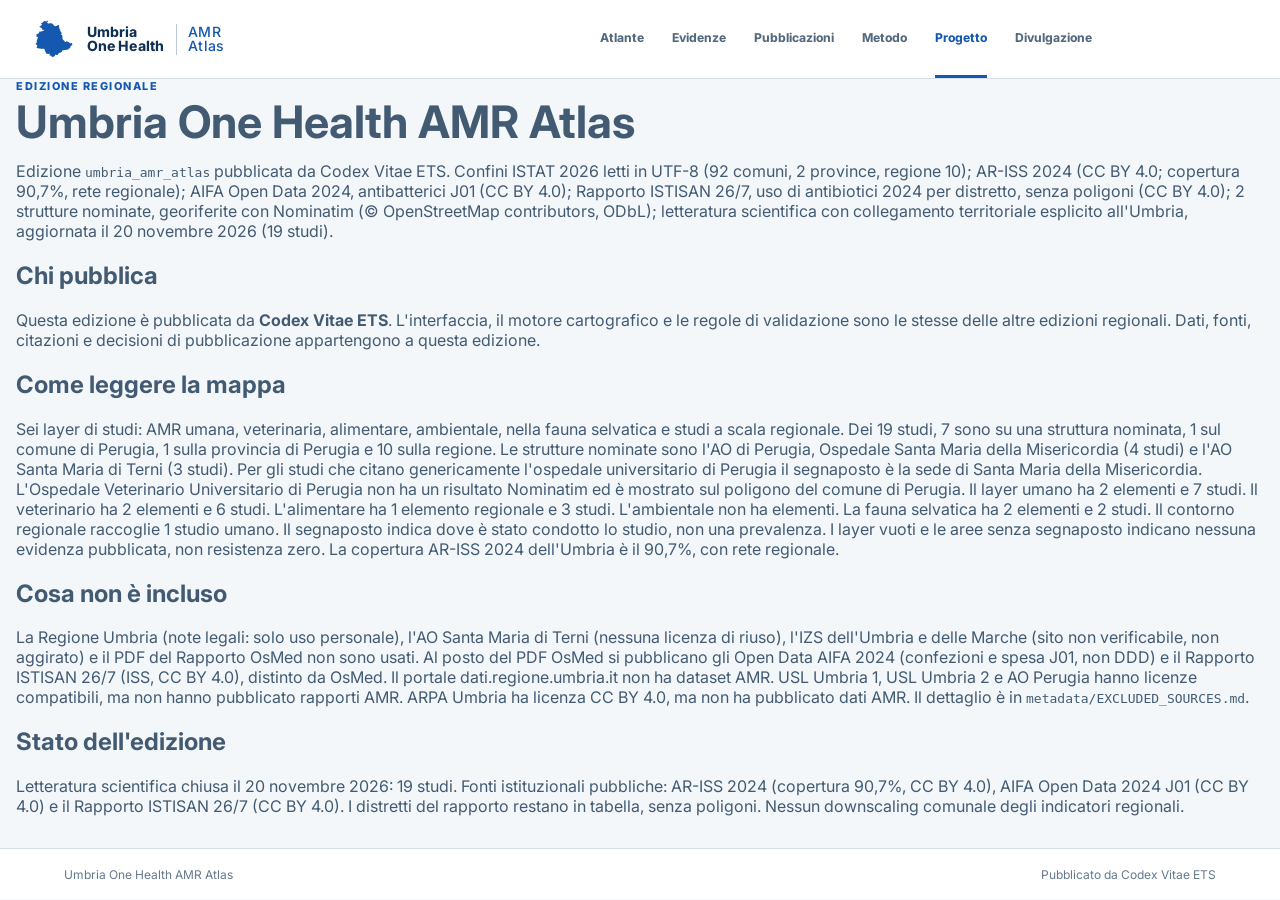
<file: about.html>
<!doctype html>
<html lang="it">
<head>
  <meta charset="utf-8"><meta name="author" content="Codex Vitae ETS">
  <meta name="viewport" content="width=device-width, initial-scale=1">
  <title>Progetto · Umbria One Health AMR Atlas</title>
  <link rel="icon" href="data:,">
  <link rel="stylesheet" href="assets/styles.css">
  <link rel="stylesheet" href="assets/regional-base.css">
</head>
<body class="evidence-page">
  <header class="global-site-header">
    <div class="global-header-inner">
      <a class="global-brand" href="index.html" aria-label="Umbria One Health AMR Atlas"><span class="brand-code brand-code-icon" style="--brand-icon:url('public/brand/umbria-region-mark.svg')" aria-hidden="true">UMB</span><span class="global-brand-name">Umbria<br>One Health</span><span class="global-brand-divider" aria-hidden="true"></span><span class="global-brand-atlas">AMR<br>Atlas</span></a>
      <nav class="global-nav" aria-label="Navigazione principale"><a href="index.html">Atlante</a><a href="evidence.html">Evidenze</a><a href="publications.html">Pubblicazioni</a><a href="methodology.html">Metodo</a><a class="active" href="about.html">Progetto</a><a href="dissemination.html">Divulgazione</a></nav>
    </div>
  </header>
  <main class="about-shell"><header class="about-hero"><p class="section-kicker">EDIZIONE REGIONALE</p><h1>Umbria One Health AMR Atlas</h1><p>Edizione <code>umbria_amr_atlas</code> pubblicata da Codex Vitae ETS. Confini ISTAT 2026 letti in UTF-8 (92 comuni, 2 province, regione 10); AR-ISS 2024 (CC BY 4.0; copertura 90,7%, rete regionale); AIFA Open Data 2024, antibatterici J01 (CC BY 4.0); Rapporto ISTISAN 26/7, uso di antibiotici 2024 per distretto, senza poligoni (CC BY 4.0); 2 strutture nominate, georiferite con Nominatim (© OpenStreetMap contributors, ODbL); letteratura scientifica con collegamento territoriale esplicito all'Umbria, aggiornata il 20 novembre 2026 (19 studi).</p></header><section class="about-section"><h2>Chi pubblica</h2><p>Questa edizione è pubblicata da <strong>Codex Vitae ETS</strong>. L'interfaccia, il motore cartografico e le regole di validazione sono le stesse delle altre edizioni regionali. Dati, fonti, citazioni e decisioni di pubblicazione appartengono a questa edizione.</p></section><section class="about-section"><h2>Come leggere la mappa</h2><p>Sei layer di studi: AMR umana, veterinaria, alimentare, ambientale, nella fauna selvatica e studi a scala regionale. Dei 19 studi, 7 sono su una struttura nominata, 1 sul comune di Perugia, 1 sulla provincia di Perugia e 10 sulla regione. Le strutture nominate sono l'AO di Perugia, Ospedale Santa Maria della Misericordia (4 studi) e l'AO Santa Maria di Terni (3 studi). Per gli studi che citano genericamente l'ospedale universitario di Perugia il segnaposto è la sede di Santa Maria della Misericordia. L'Ospedale Veterinario Universitario di Perugia non ha un risultato Nominatim ed è mostrato sul poligono del comune di Perugia. Il layer umano ha 2 elementi e 7 studi. Il veterinario ha 2 elementi e 6 studi. L'alimentare ha 1 elemento regionale e 3 studi. L'ambientale non ha elementi. La fauna selvatica ha 2 elementi e 2 studi. Il contorno regionale raccoglie 1 studio umano. Il segnaposto indica dove è stato condotto lo studio, non una prevalenza. I layer vuoti e le aree senza segnaposto indicano nessuna evidenza pubblicata, non resistenza zero. La copertura AR-ISS 2024 dell'Umbria è il 90,7%, con rete regionale.</p></section><section class="about-section"><h2>Cosa non è incluso</h2><p>La Regione Umbria (note legali: solo uso personale), l'AO Santa Maria di Terni (nessuna licenza di riuso), l'IZS dell'Umbria e delle Marche (sito non verificabile, non aggirato) e il PDF del Rapporto OsMed non sono usati. Al posto del PDF OsMed si pubblicano gli Open Data AIFA 2024 (confezioni e spesa J01, non DDD) e il Rapporto ISTISAN 26/7 (ISS, CC BY 4.0), distinto da OsMed. Il portale dati.regione.umbria.it non ha dataset AMR. USL Umbria 1, USL Umbria 2 e AO Perugia hanno licenze compatibili, ma non hanno pubblicato rapporti AMR. ARPA Umbria ha licenza CC BY 4.0, ma non ha pubblicato dati AMR. Il dettaglio è in <code>metadata/EXCLUDED_SOURCES.md</code>.</p></section><section class="about-section"><h2>Stato dell'edizione</h2><p>Letteratura scientifica chiusa il 20 novembre 2026: 19 studi. Fonti istituzionali pubbliche: AR-ISS 2024 (copertura 90,7%, CC BY 4.0), AIFA Open Data 2024 J01 (CC BY 4.0) e il Rapporto ISTISAN 26/7 (CC BY 4.0). I distretti del rapporto restano in tabella, senza poligoni. Nessun downscaling comunale degli indicatori regionali.</p></section></main>
  <footer><span>Umbria One Health AMR Atlas</span><span>Pubblicato da Codex Vitae ETS</span></footer>
  <script src="atlas-config.js"></script><script src="assets/atlas-core.js"></script>
  <script data-goatcounter="https://atlanteamr.goatcounter.com/count" async src="//gc.zgo.at/count.js"></script>
</body>
</html>
</file>
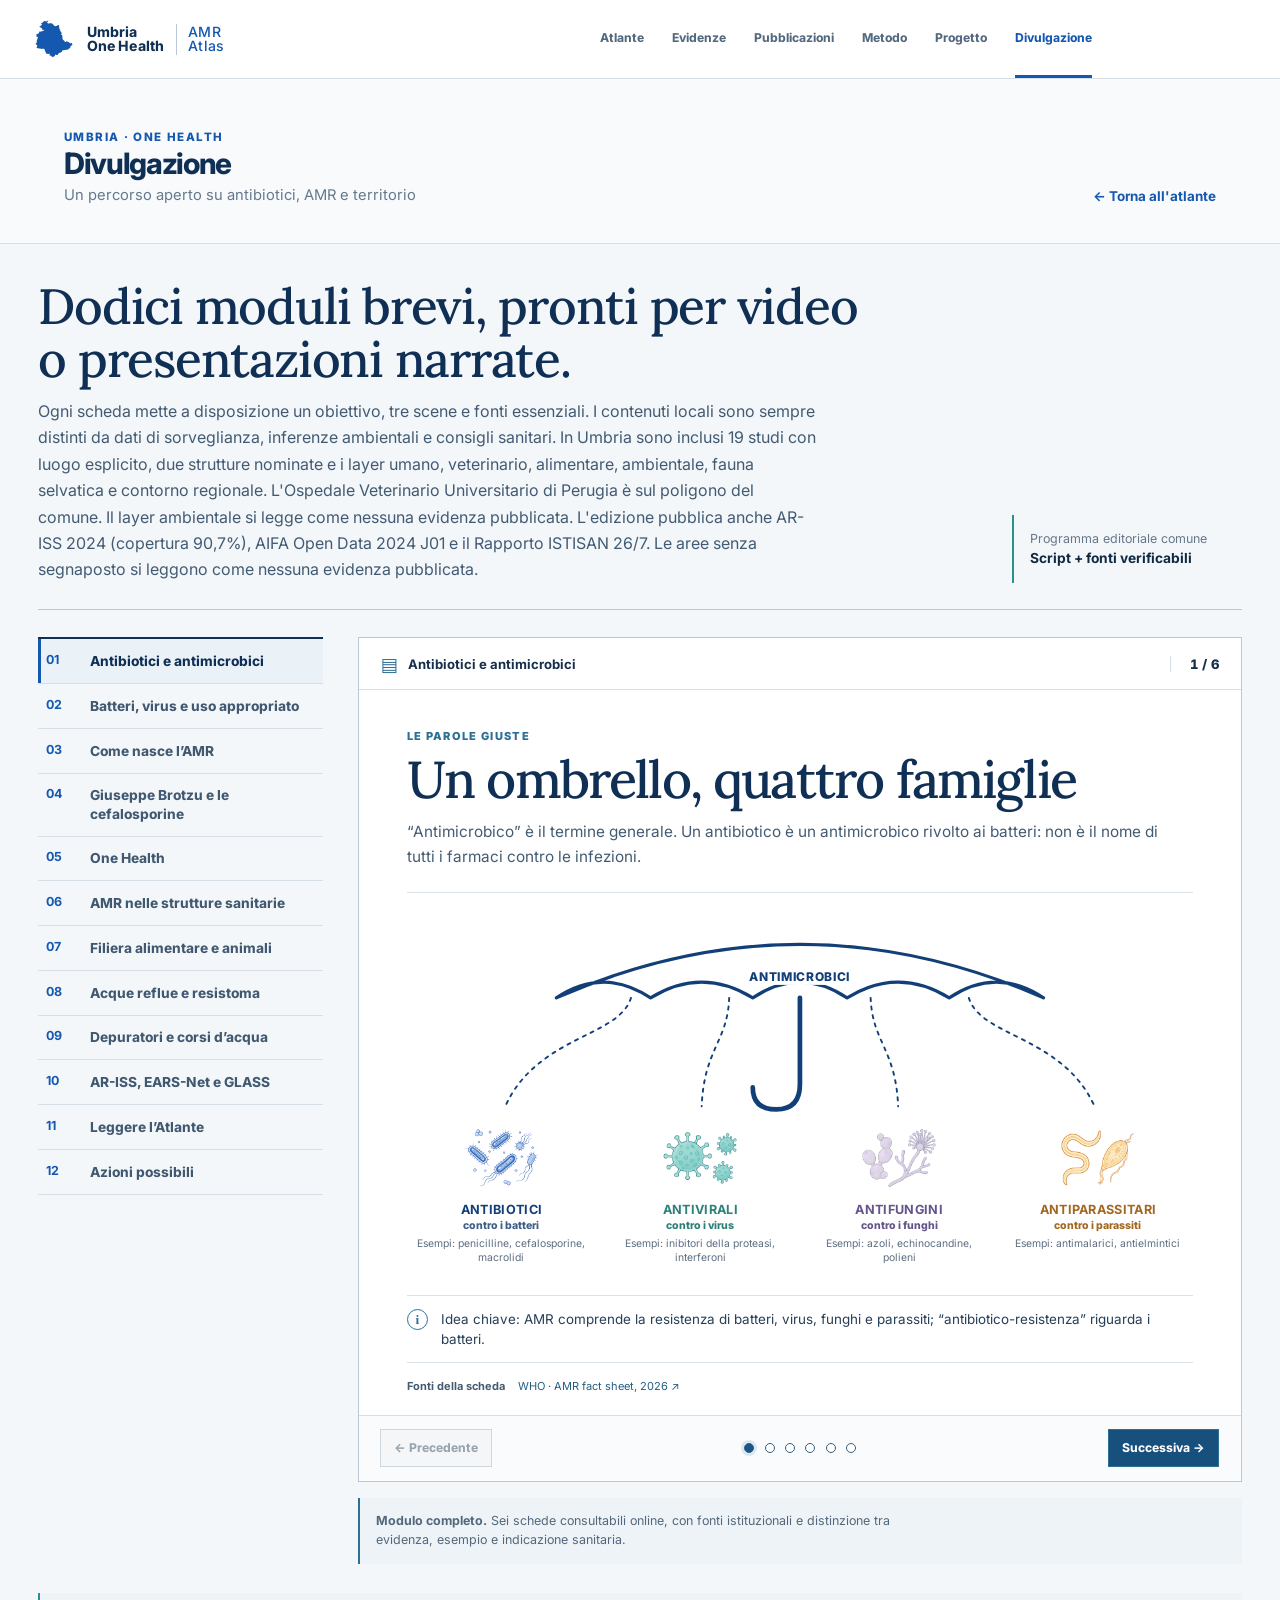
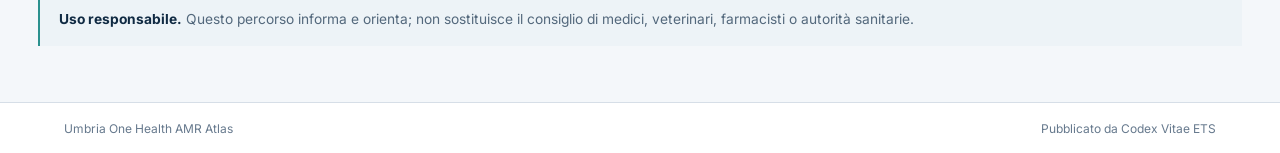
<file: dissemination.html>
<!doctype html>
<html lang="it">
<head>
  <meta charset="utf-8"><meta name="author" content="Codex Vitae ETS">
  <meta name="viewport" content="width=device-width, initial-scale=1">
  <title>Divulgazione · Umbria One Health AMR Atlas</title>
  <link rel="icon" href="data:,">
  <link rel="stylesheet" href="assets/styles.css">
  <link rel="stylesheet" href="assets/regional-base.css">
  <script defer src="assets/outreach-module-one.js"></script>
  <script defer src="assets/outreach-module-two.js"></script>
  <script defer src="assets/outreach-modules-three-twelve.js"></script>
  <script defer src="assets/dissemination.js"></script>
</head>
<body class="evidence-page outreach-page">
  <header class="global-site-header">
    <div class="global-header-inner">
      <a class="global-brand" href="index.html" aria-label="Umbria One Health AMR Atlas"><span class="brand-code brand-code-icon" style="--brand-icon:url('public/brand/umbria-region-mark.svg')" aria-hidden="true">UMB</span><span class="global-brand-name">Umbria<br>One Health</span><span class="global-brand-divider" aria-hidden="true"></span><span class="global-brand-atlas">AMR<br>Atlas</span></a>
      <nav class="global-nav" aria-label="Navigazione principale"><a href="index.html">Atlante</a><a href="evidence.html">Evidenze</a><a href="publications.html">Pubblicazioni</a><a href="methodology.html">Metodo</a><a href="about.html">Progetto</a><a class="active" href="dissemination.html">Divulgazione</a></nav>
    </div>
  </header>
  <header class="site-header"><div><p class="eyebrow">Umbria · One Health</p><h1>Divulgazione</h1><p class="subtitle">Un percorso aperto su antibiotici, AMR e territorio</p></div><a class="header-back" href="index.html">← Torna all'atlante</a></header><main class="outreach-shell"><section class="outreach-intro"><div><h2>Dodici moduli brevi, pronti per video o presentazioni narrate.</h2><p>Ogni scheda mette a disposizione un obiettivo, tre scene e fonti essenziali. I contenuti locali sono sempre distinti da dati di sorveglianza, inferenze ambientali e consigli sanitari. In Umbria sono inclusi 19 studi con luogo esplicito, due strutture nominate e i layer umano, veterinario, alimentare, ambientale, fauna selvatica e contorno regionale. L'Ospedale Veterinario Universitario di Perugia è sul poligono del comune. Il layer ambientale si legge come nessuna evidenza pubblicata. L'edizione pubblica anche AR-ISS 2024 (copertura 90,7%), AIFA Open Data 2024 J01 e il Rapporto ISTISAN 26/7. Le aree senza segnaposto si leggono come nessuna evidenza pubblicata.</p></div><p class="outreach-status">Programma editoriale comune<br><strong>Script + fonti verificabili</strong></p></section><section class="outreach-workspace" aria-label="Percorso divulgativo"><aside id="outreach-index" class="outreach-index" aria-label="Indice dei moduli"></aside><article id="outreach-detail" class="outreach-detail" aria-live="polite"></article></section><section class="outreach-footnote"><strong>Uso responsabile.</strong> Questo percorso informa e orienta; non sostituisce il consiglio di medici, veterinari, farmacisti o autorità sanitarie.</section></main>
  <footer><span>Umbria One Health AMR Atlas</span><span>Pubblicato da Codex Vitae ETS</span></footer>
  <script data-goatcounter="https://atlanteamr.goatcounter.com/count" async src="//gc.zgo.at/count.js"></script>
</body>
</html>
</file>
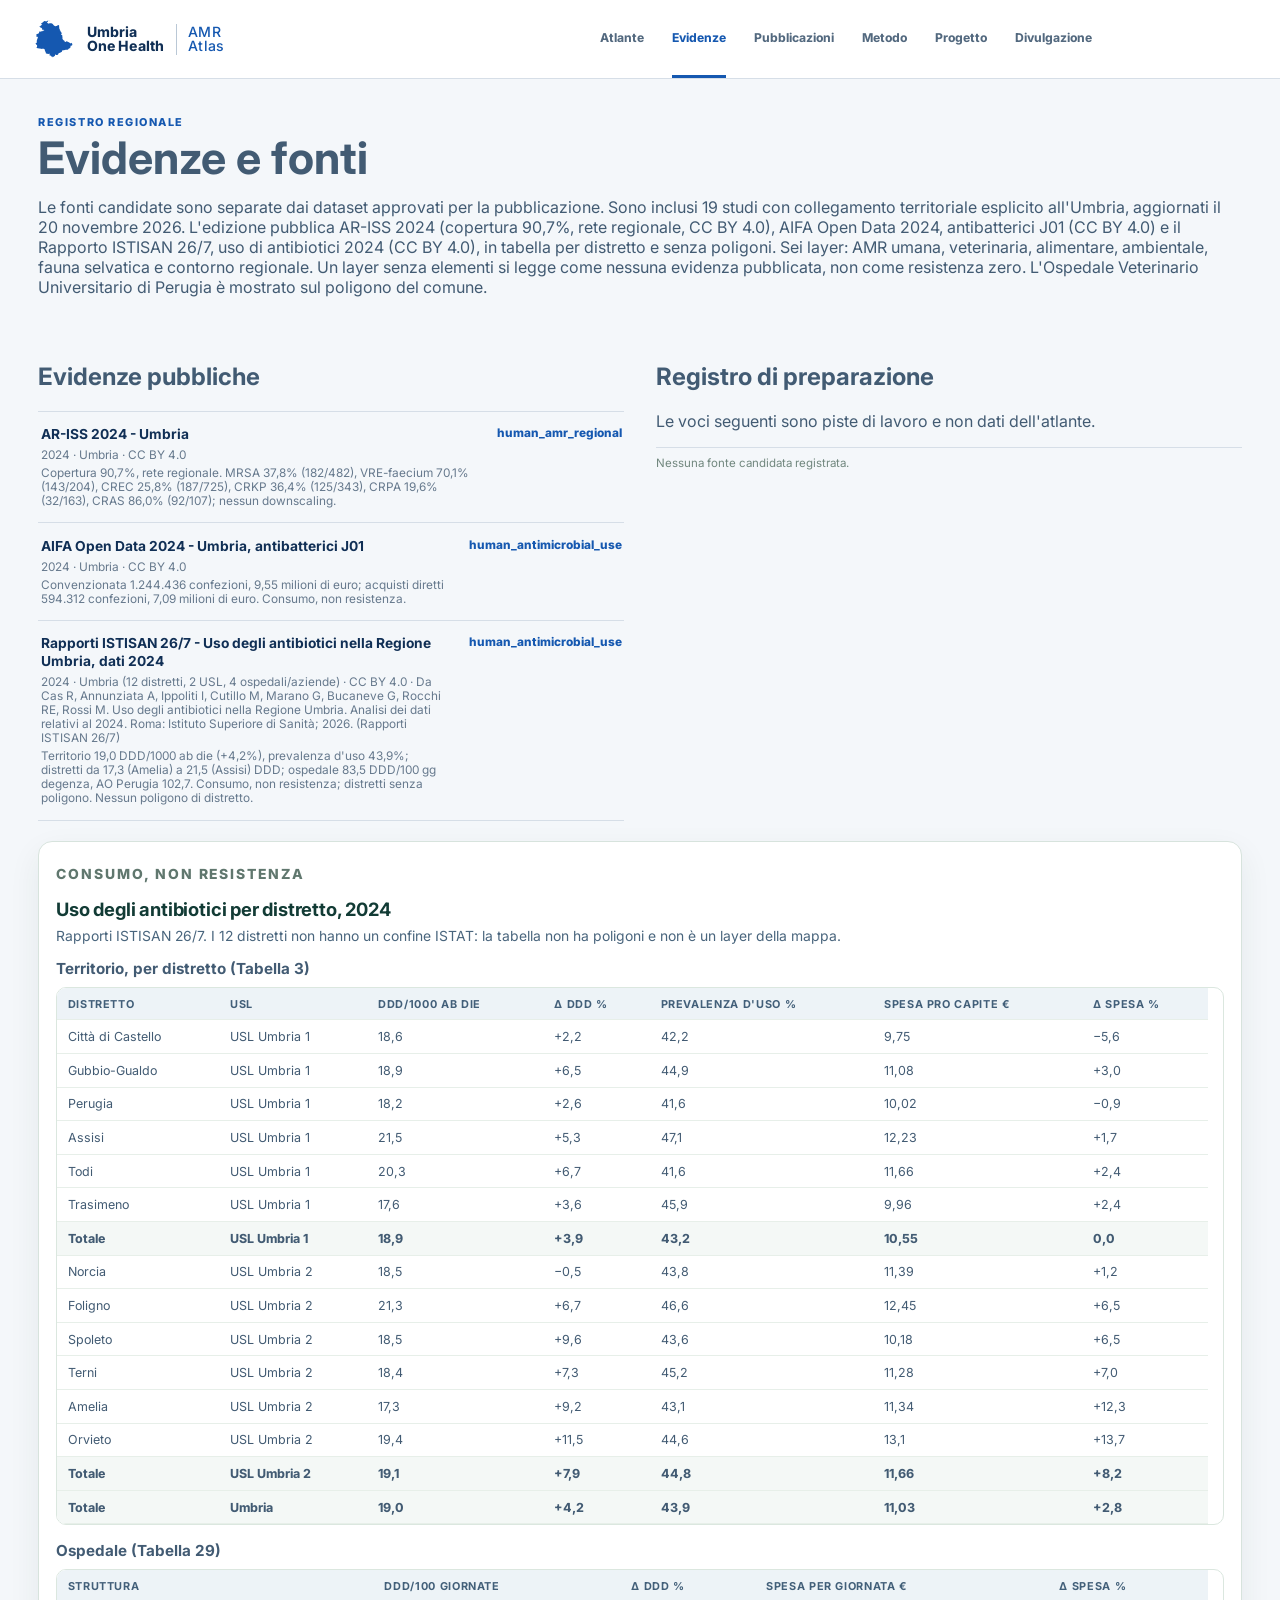
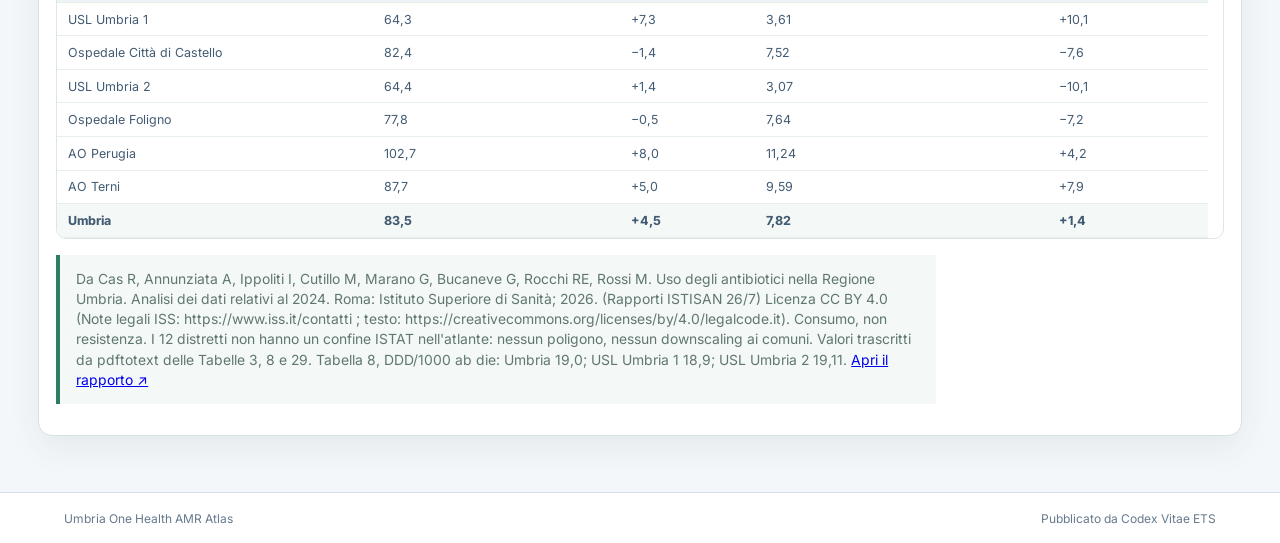
<file: evidence.html>
<!doctype html>
<html lang="it">
<head>
  <meta charset="utf-8"><meta name="author" content="Codex Vitae ETS">
  <meta name="viewport" content="width=device-width, initial-scale=1">
  <title>Evidenze · Umbria One Health AMR Atlas</title>
  <link rel="icon" href="data:,">
  <link rel="stylesheet" href="assets/styles.css">
  <link rel="stylesheet" href="assets/regional-base.css">
</head>
<body class="evidence-page">
  <header class="global-site-header">
    <div class="global-header-inner">
      <a class="global-brand" href="index.html" aria-label="Umbria One Health AMR Atlas"><span class="brand-code brand-code-icon" style="--brand-icon:url('public/brand/umbria-region-mark.svg')" aria-hidden="true">UMB</span><span class="global-brand-name">Umbria<br>One Health</span><span class="global-brand-divider" aria-hidden="true"></span><span class="global-brand-atlas">AMR<br>Atlas</span></a>
      <nav class="global-nav" aria-label="Navigazione principale"><a href="index.html">Atlante</a><a class="active" href="evidence.html">Evidenze</a><a href="publications.html">Pubblicazioni</a><a href="methodology.html">Metodo</a><a href="about.html">Progetto</a><a href="dissemination.html">Divulgazione</a></nav>
    </div>
  </header>
  <main class="evidence-shell"><header class="evidence-hero"><p class="section-kicker">REGISTRO REGIONALE</p><h1>Evidenze e fonti</h1><p>Le fonti candidate sono separate dai dataset approvati per la pubblicazione. Sono inclusi 19 studi con collegamento territoriale esplicito all'Umbria, aggiornati il 20 novembre 2026. L'edizione pubblica AR-ISS 2024 (copertura 90,7%, rete regionale, CC BY 4.0), AIFA Open Data 2024, antibatterici J01 (CC BY 4.0) e il Rapporto ISTISAN 26/7, uso di antibiotici 2024 (CC BY 4.0), in tabella per distretto e senza poligoni. Sei layer: AMR umana, veterinaria, alimentare, ambientale, fauna selvatica e contorno regionale. Un layer senza elementi si legge come nessuna evidenza pubblicata, non come resistenza zero. L'Ospedale Veterinario Universitario di Perugia è mostrato sul poligono del comune.</p></header><section id="evidence-root"><p>Caricamento catalogo...</p></section></main>
  <footer><span>Umbria One Health AMR Atlas</span><span>Pubblicato da Codex Vitae ETS</span></footer>
  <script src="atlas-config.js"></script><script src="assets/atlas-core.js"></script><script src="assets/istisan-districts.js"></script>
  <script data-goatcounter="https://atlanteamr.goatcounter.com/count" async src="//gc.zgo.at/count.js"></script>
</body>
</html>
</file>
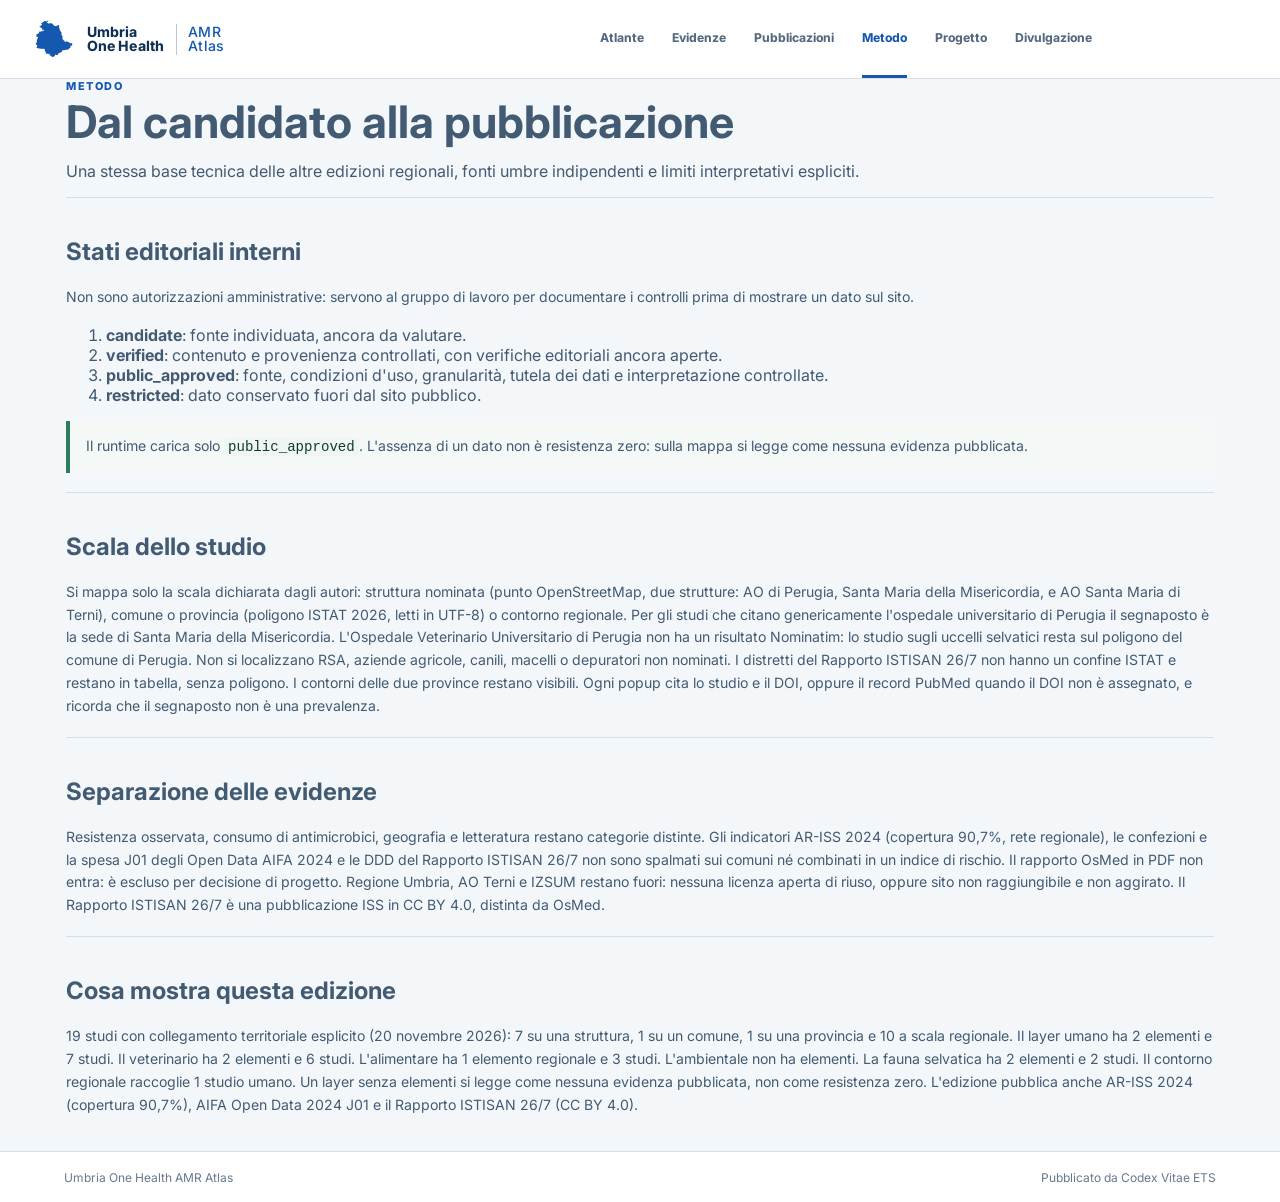
<file: methodology.html>
<!doctype html>
<html lang="it">
<head>
  <meta charset="utf-8"><meta name="author" content="Codex Vitae ETS">
  <meta name="viewport" content="width=device-width, initial-scale=1">
  <title>Metodo · Umbria One Health AMR Atlas</title>
  <link rel="icon" href="data:,">
  <link rel="stylesheet" href="assets/styles.css">
  <link rel="stylesheet" href="assets/regional-base.css">
</head>
<body class="evidence-page">
  <header class="global-site-header">
    <div class="global-header-inner">
      <a class="global-brand" href="index.html" aria-label="Umbria One Health AMR Atlas"><span class="brand-code brand-code-icon" style="--brand-icon:url('public/brand/umbria-region-mark.svg')" aria-hidden="true">UMB</span><span class="global-brand-name">Umbria<br>One Health</span><span class="global-brand-divider" aria-hidden="true"></span><span class="global-brand-atlas">AMR<br>Atlas</span></a>
      <nav class="global-nav" aria-label="Navigazione principale"><a href="index.html">Atlante</a><a href="evidence.html">Evidenze</a><a href="publications.html">Pubblicazioni</a><a class="active" href="methodology.html">Metodo</a><a href="about.html">Progetto</a><a href="dissemination.html">Divulgazione</a></nav>
    </div>
  </header>
  <main class="method-shell"><header class="method-hero"><p class="section-kicker">METODO</p><h1>Dal candidato alla pubblicazione</h1><p>Una stessa base tecnica delle altre edizioni regionali, fonti umbre indipendenti e limiti interpretativi espliciti.</p></header><section class="method-section"><h2>Stati editoriali interni</h2><p>Non sono autorizzazioni amministrative: servono al gruppo di lavoro per documentare i controlli prima di mostrare un dato sul sito.</p><ol><li><strong>candidate</strong>: fonte individuata, ancora da valutare.</li><li><strong>verified</strong>: contenuto e provenienza controllati, con verifiche editoriali ancora aperte.</li><li><strong>public_approved</strong>: fonte, condizioni d'uso, granularità, tutela dei dati e interpretazione controllate.</li><li><strong>restricted</strong>: dato conservato fuori dal sito pubblico.</li></ol><p class="governance-note">Il runtime carica solo <code>public_approved</code>. L'assenza di un dato non è resistenza zero: sulla mappa si legge come nessuna evidenza pubblicata.</p></section><section class="method-section"><h2>Scala dello studio</h2><p>Si mappa solo la scala dichiarata dagli autori: struttura nominata (punto OpenStreetMap, due strutture: AO di Perugia, Santa Maria della Misericordia, e AO Santa Maria di Terni), comune o provincia (poligono ISTAT 2026, letti in UTF-8) o contorno regionale. Per gli studi che citano genericamente l'ospedale universitario di Perugia il segnaposto è la sede di Santa Maria della Misericordia. L'Ospedale Veterinario Universitario di Perugia non ha un risultato Nominatim: lo studio sugli uccelli selvatici resta sul poligono del comune di Perugia. Non si localizzano RSA, aziende agricole, canili, macelli o depuratori non nominati. I distretti del Rapporto ISTISAN 26/7 non hanno un confine ISTAT e restano in tabella, senza poligono. I contorni delle due province restano visibili. Ogni popup cita lo studio e il DOI, oppure il record PubMed quando il DOI non è assegnato, e ricorda che il segnaposto non è una prevalenza.</p></section><section class="method-section"><h2>Separazione delle evidenze</h2><p>Resistenza osservata, consumo di antimicrobici, geografia e letteratura restano categorie distinte. Gli indicatori AR-ISS 2024 (copertura 90,7%, rete regionale), le confezioni e la spesa J01 degli Open Data AIFA 2024 e le DDD del Rapporto ISTISAN 26/7 non sono spalmati sui comuni né combinati in un indice di rischio. Il rapporto OsMed in PDF non entra: è escluso per decisione di progetto. Regione Umbria, AO Terni e IZSUM restano fuori: nessuna licenza aperta di riuso, oppure sito non raggiungibile e non aggirato. Il Rapporto ISTISAN 26/7 è una pubblicazione ISS in CC BY 4.0, distinta da OsMed.</p></section><section class="method-section"><h2>Cosa mostra questa edizione</h2><p>19 studi con collegamento territoriale esplicito (20 novembre 2026): 7 su una struttura, 1 su un comune, 1 su una provincia e 10 a scala regionale. Il layer umano ha 2 elementi e 7 studi. Il veterinario ha 2 elementi e 6 studi. L'alimentare ha 1 elemento regionale e 3 studi. L'ambientale non ha elementi. La fauna selvatica ha 2 elementi e 2 studi. Il contorno regionale raccoglie 1 studio umano. Un layer senza elementi si legge come nessuna evidenza pubblicata, non come resistenza zero. L'edizione pubblica anche AR-ISS 2024 (copertura 90,7%), AIFA Open Data 2024 J01 e il Rapporto ISTISAN 26/7 (CC BY 4.0).</p></section></main>
  <footer><span>Umbria One Health AMR Atlas</span><span>Pubblicato da Codex Vitae ETS</span></footer>
  <script src="atlas-config.js"></script><script src="assets/atlas-core.js"></script>
  <script data-goatcounter="https://atlanteamr.goatcounter.com/count" async src="//gc.zgo.at/count.js"></script>
</body>
</html>
</file>
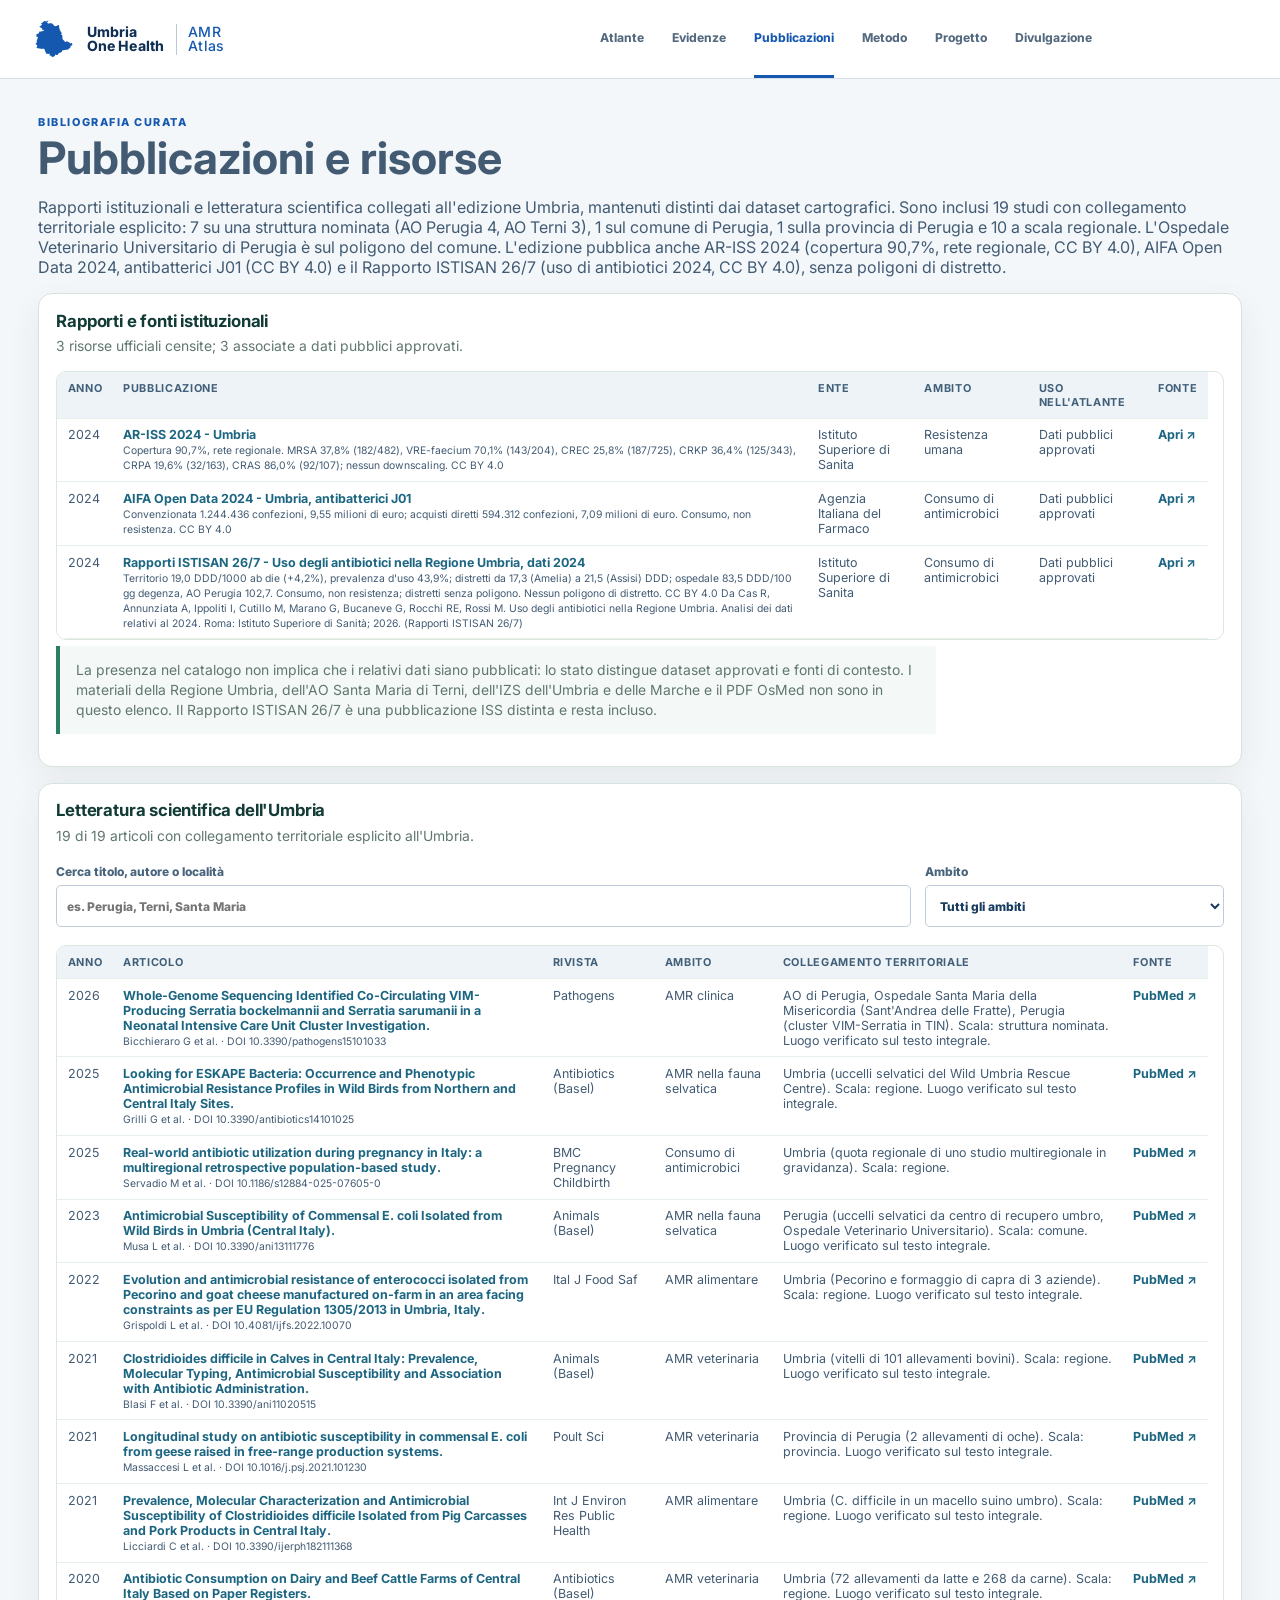
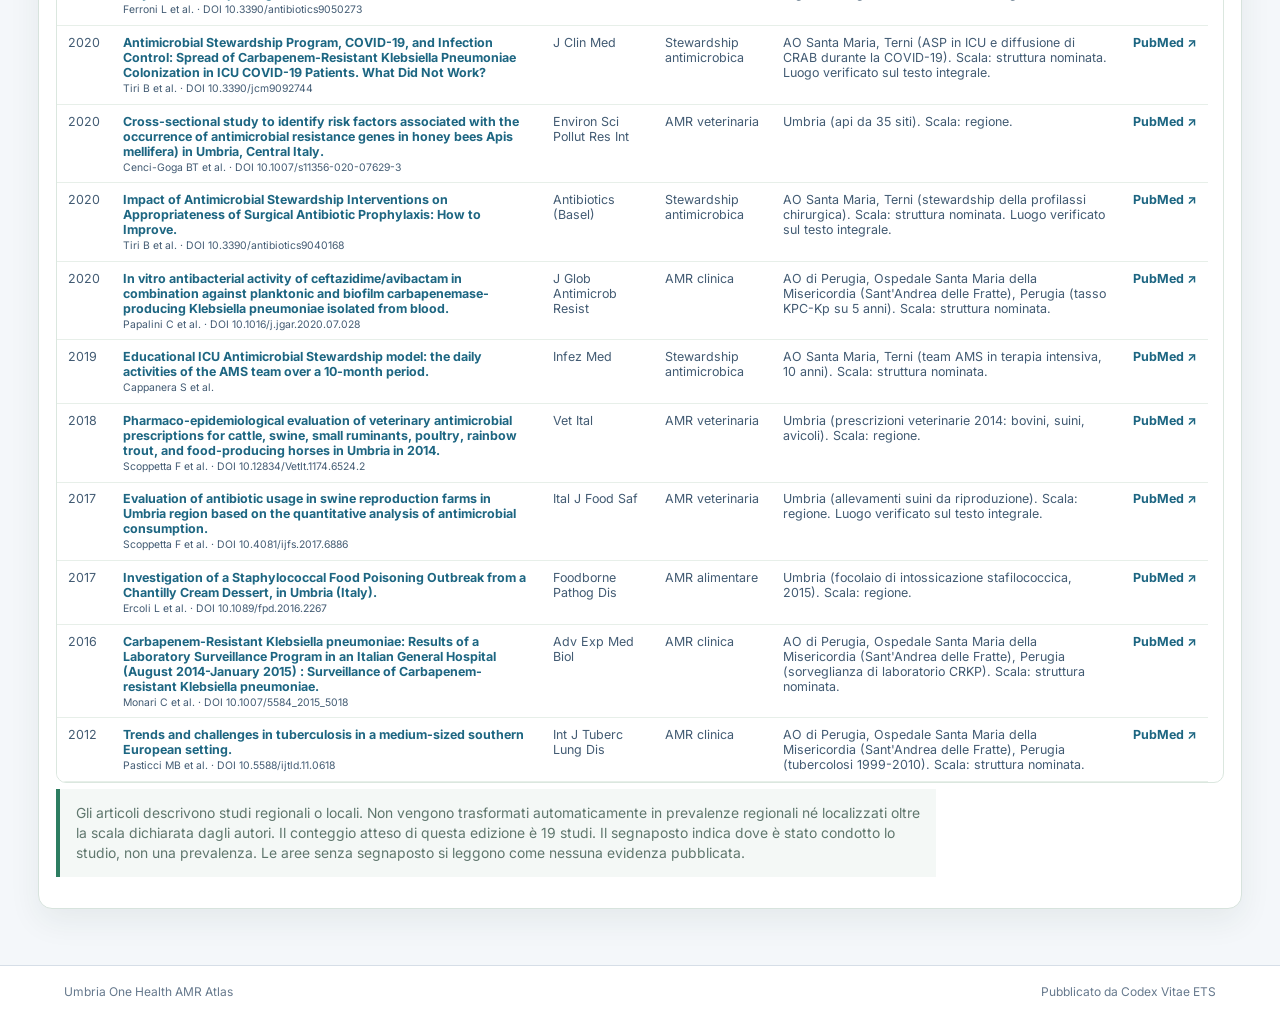
<file: publications.html>
<!doctype html>
<html lang="it">
<head>
  <meta charset="utf-8"><meta name="author" content="Codex Vitae ETS">
  <meta name="viewport" content="width=device-width, initial-scale=1">
  <title>Pubblicazioni · Umbria One Health AMR Atlas</title>
  <link rel="icon" href="data:,">
  <link rel="stylesheet" href="assets/styles.css">
  <link rel="stylesheet" href="assets/regional-base.css">
</head>
<body class="evidence-page">
  <header class="global-site-header">
    <div class="global-header-inner">
      <a class="global-brand" href="index.html" aria-label="Umbria One Health AMR Atlas"><span class="brand-code brand-code-icon" style="--brand-icon:url('public/brand/umbria-region-mark.svg')" aria-hidden="true">UMB</span><span class="global-brand-name">Umbria<br>One Health</span><span class="global-brand-divider" aria-hidden="true"></span><span class="global-brand-atlas">AMR<br>Atlas</span></a>
      <nav class="global-nav" aria-label="Navigazione principale"><a href="index.html">Atlante</a><a href="evidence.html">Evidenze</a><a class="active" href="publications.html">Pubblicazioni</a><a href="methodology.html">Metodo</a><a href="about.html">Progetto</a><a href="dissemination.html">Divulgazione</a></nav>
    </div>
  </header>
  <main class="evidence-shell"><header class="evidence-hero"><p class="section-kicker">BIBLIOGRAFIA CURATA</p><h1>Pubblicazioni e risorse</h1><p>Rapporti istituzionali e letteratura scientifica collegati all'edizione Umbria, mantenuti distinti dai dataset cartografici. Sono inclusi 19 studi con collegamento territoriale esplicito: 7 su una struttura nominata (AO Perugia 4, AO Terni 3), 1 sul comune di Perugia, 1 sulla provincia di Perugia e 10 a scala regionale. L'Ospedale Veterinario Universitario di Perugia è sul poligono del comune. L'edizione pubblica anche AR-ISS 2024 (copertura 90,7%, rete regionale, CC BY 4.0), AIFA Open Data 2024, antibatterici J01 (CC BY 4.0) e il Rapporto ISTISAN 26/7 (uso di antibiotici 2024, CC BY 4.0), senza poligoni di distretto.</p></header><section class="literature-section"><div class="data-digest-heading"><div><h2>Rapporti e fonti istituzionali</h2><p id="publication-summary">Caricamento del catalogo...</p></div></div><div class="table-wrap"><table class="literature-table"><thead><tr><th>Anno</th><th>Pubblicazione</th><th>Ente</th><th>Ambito</th><th>Uso nell'Atlante</th><th>Fonte</th></tr></thead><tbody id="publication-rows"></tbody></table></div><p class="governance-note">La presenza nel catalogo non implica che i relativi dati siano pubblicati: lo stato distingue dataset approvati e fonti di contesto. I materiali della Regione Umbria, dell'AO Santa Maria di Terni, dell'IZS dell'Umbria e delle Marche e il PDF OsMed non sono in questo elenco. Il Rapporto ISTISAN 26/7 è una pubblicazione ISS distinta e resta incluso.</p></section><section class="literature-section"><div class="data-digest-heading"><div><h2>Letteratura scientifica dell'Umbria</h2><p id="literature-summary">Caricamento della letteratura...</p></div></div><div class="publication-filters"><label for="literature-search">Cerca titolo, autore o località<input id="literature-search" type="search" placeholder="es. Perugia, Terni, Santa Maria"></label><label for="literature-scope">Ambito<select id="literature-scope"><option value="ALL">Tutti gli ambiti</option></select></label></div><div class="table-wrap"><table class="literature-table"><thead><tr><th>Anno</th><th>Articolo</th><th>Rivista</th><th>Ambito</th><th>Collegamento territoriale</th><th>Fonte</th></tr></thead><tbody id="literature-rows"></tbody></table></div><p class="governance-note">Gli articoli descrivono studi regionali o locali. Non vengono trasformati automaticamente in prevalenze regionali né localizzati oltre la scala dichiarata dagli autori. Il conteggio atteso di questa edizione è 19 studi. Il segnaposto indica dove è stato condotto lo studio, non una prevalenza. Le aree senza segnaposto si leggono come nessuna evidenza pubblicata.</p></section></main>
  <footer><span>Umbria One Health AMR Atlas</span><span>Pubblicato da Codex Vitae ETS</span></footer>
  <script src="atlas-config.js"></script><script src="assets/publications.js"></script>
  <script data-goatcounter="https://atlanteamr.goatcounter.com/count" async src="//gc.zgo.at/count.js"></script>
</body>
</html>
</file>
<file: assets/styles.css>
@import url('https://fonts.googleapis.com/css2?family=Inter:wght@400;500;600;700;800&family=Lora:wght@400;500;600;700&display=swap');
:root { color-scheme: light; font-family: Inter, ui-sans-serif, system-ui, sans-serif; }
* { box-sizing: border-box; }
body { margin: 0; color: #18302b; background: #f4f7f5; }
.site-header { display: flex; align-items: end; justify-content: space-between; gap: 1rem; padding: 1.25rem 1.5rem 1rem; background: #123b35; color: #f5fbf7; }
.eyebrow { margin: 0 0 .25rem; font-size: .72rem; letter-spacing: .12em; text-transform: uppercase; color: #abd5bf; }
h1 { margin: 0; font-size: clamp(1.8rem, 4vw, 2.8rem); line-height: 1; }
.subtitle { margin: .4rem 0 0; color: #c8e4d5; }
.status { padding: .45rem .7rem; border: 1px solid #528d73; border-radius: 999px; font-size: .78rem; white-space: nowrap; }
.site-nav { display: flex; gap: 1.35rem; align-items: center; padding: .65rem 1.5rem; background: #fff; border-bottom: 1px solid #d7e3dd; box-shadow: 0 2px 12px #17352c0b; }
.site-nav a { color: #46665c; text-decoration: none; font-size: .82rem; font-weight: 700; padding: .25rem 0; border-bottom: 2px solid transparent; }
.site-nav a:hover, .site-nav a.active { color: #123b35; border-bottom-color: #d2763b; }
main { max-width: 1500px; margin: 0 auto; padding: 0 1rem 1rem; }
.intro { padding: .8rem .25rem; color: #46665c; font-size: .9rem; }
.intro p { margin: 0; }
.atlas-grid { display: grid; grid-template-columns: 285px minmax(0, 1fr); gap: .8rem; }
#map { height: min(76vh, 780px); min-height: 520px; border: 1px solid #c9d8d0; border-radius: 14px; box-shadow: 0 14px 36px #17352c1f; }
.amr-panel { max-height: min(76vh, 780px); overflow: auto; padding: 1rem; border: 1px solid #d7e3dd; border-radius: 14px; background: #fff; box-shadow: 0 12px 32px #17352c12; }
.amr-panel h2 { margin: 0; color: #123b35; }
.amr-panel h3 { margin: 1.4rem 0 .5rem; font-size: .8rem; text-transform: uppercase; letter-spacing: .08em; color: #60776e; }
.panel-note { color: #60776e; font-size: .82rem; line-height: 1.4; }
.amr-panel label { display: block; margin: 1rem 0 .35rem; font-size: .8rem; font-weight: 600; }
.amr-panel select { width: 100%; padding: .5rem; border: 1px solid #b8cec3; border-radius: 6px; background: #f8fbf9; }
.amr-state { margin-top: 1rem; padding: .7rem .75rem; border-left: 3px solid #d2763b; border-radius: 0 8px 8px 0; background: #fff7ef; color: #4f3f2a; font-size: .8rem; line-height: 1.45; }
.dashboard-tools { display: flex; align-items: center; justify-content: space-between; gap: .5rem; margin-top: .65rem; }
.dashboard-tools button { border: 1px solid #9bb9aa; background: #fff; color: #1d6682; padding: .35rem .5rem; border-radius: 4px; cursor: pointer; font-size: .72rem; font-weight: 800; }
.dashboard-tools button:hover, .dashboard-tools button:focus-visible { border-color: #1d6682; background: #f2f8fb; }
#filter-status { color: #71877e; font-size: .7rem; text-align: right; }
.dashboard-metrics { display: grid; grid-template-columns: 1fr 1fr; gap: .55rem; margin-top: .7rem; }
.dashboard-metrics div { padding: .6rem .65rem; border-top: 2px solid #2f78b7; background: #f5fafc; }
.dashboard-metrics strong { display: block; color: #123b35; font-size: 1.15rem; }
.dashboard-metrics span { display: block; color: #60776e; font-size: .67rem; }
.filtered-evidence { margin-top: 1rem; padding-top: .75rem; border-top: 1px solid #d7e3dd; }
.filtered-heading { display: flex; justify-content: space-between; align-items: baseline; gap: .5rem; }
.filtered-heading h3 { margin: 0; }
#filtered-count { color: #71877e; font-size: .7rem; }
.filtered-row { display: flex; justify-content: space-between; gap: .5rem; padding: .55rem 0; border-bottom: 1px solid #e3ece7; color: #1d6682; text-decoration: none; }
.filtered-row:hover { background: #f5fafc; }
.filtered-row strong { display: block; color: #21443a; font-size: .75rem; }
.filtered-row small { display: block; margin-top: .14rem; color: #71877e; font-size: .67rem; line-height: 1.25; }
.filtered-row em { flex: 0 0 auto; color: #1d6682; font-size: .64rem; font-style: normal; font-weight: 800; text-align: right; }
.empty-filter, .more-filter { margin: .55rem 0; color: #71877e; font-size: .72rem; line-height: 1.35; }
.layer-hint { display: grid; gap: .45rem; }
.layer-hint p { margin: 0; }
.layer-hint button { width: 100%; border: 1px solid #65a4ce; border-radius: 4px; background: #0b3a6b; color: #dff6fb; padding: .48rem .55rem; cursor: pointer; font: inherit; font-size: .68rem; font-weight: 800; text-align: left; }
.layer-hint button:hover, .layer-hint button:focus-visible { background: #10487d; outline: 0; }
.layer-hint.compact { margin-top: .65rem; padding-top: .65rem; border-top: 1px solid #ffffff1f; }
.evidence-card { margin-top: .6rem; padding: .75rem; border: 1px solid #dbe7df; border-radius: 10px; background: linear-gradient(180deg, #ffffff 0%, #f7faf8 100%); font-size: .78rem; line-height: 1.45; box-shadow: 0 1px 0 #ffffff inset; }
.evidence-card strong { display: block; margin-bottom: .2rem; color: #123b35; font-size: .82rem; }
.evidence-card small { color: #657a71; }
.evidence-table { width: 100%; margin-top: .45rem; border-collapse: collapse; font-size: .7rem; }
.evidence-table th, .evidence-table td { padding: .18rem; text-align: left; border-bottom: 1px solid #dbe7df; }
.source-links { padding-left: 1.1rem; margin: 0; font-size: .85rem; line-height: 1.8; }
.literature-section { margin-top: 1rem; padding: 1.05rem; border: 1px solid #d7e3dd; border-radius: 14px; background: #fff; box-shadow: 0 12px 32px #17352c12; }
.literature-section h2 { margin: 0; font-size: 1.05rem; color: #123b35; letter-spacing: -.01em; }
.literature-section p { margin: .35rem 0 .9rem; max-width: 880px; color: #60776e; font-size: .87rem; line-height: 1.45; }
.table-wrap { max-height: 360px; overflow: auto; border: 1px solid #dbe7df; border-radius: 10px; background: #fff; scrollbar-gutter: stable; scrollbar-width: auto; scrollbar-color: #3d6f8c #e4edf3; }
.table-wrap::-webkit-scrollbar { width: 14px; height: 14px; }
.table-wrap::-webkit-scrollbar-track { background: #e4edf3; }
.table-wrap::-webkit-scrollbar-thumb { background: #3d6f8c; border-radius: 8px; border: 2px solid #e4edf3; }
.evidence-page .table-wrap { max-height: none; overflow-x: auto; overflow-y: visible; }
.literature-table { width: 100%; border-collapse: separate; border-spacing: 0; font-size: .78rem; background: #fff; }
.literature-table th, .literature-table td { padding: .55rem .65rem; text-align: left; vertical-align: top; border-bottom: 1px solid #e7efe9; }
.literature-table th { position: sticky; top: 0; background: #f1f6f3; color: #31574e; font-size: .68rem; text-transform: uppercase; letter-spacing: .06em; font-weight: 700; }
.literature-table tbody tr:hover { background: #f8fbf9; }
.literature-table a { color: #1d6682; font-weight: 700; text-decoration: none; }
.table-action, .inline-action { display: inline-block; margin-top: .35rem; color: #1d6682; font-weight: 800; text-decoration: none; }
.literature-table th:last-child, .literature-table td:last-child { white-space: nowrap; }
.evidence-card#literature-card { border: 0; padding-left: 0; padding-right: 0; background: transparent; box-shadow: none; }
.evidence-page { background: #f5f8f7; }
.header-back { color: #e8f5ee; font-weight: 700; text-decoration: none; font-size: .84rem; }
.evidence-shell { max-width: 1220px; margin: 0 auto; padding: 2rem 1.25rem 3rem; }
.back-link { display: inline-block; color: #1d6682; font-size: .82rem; font-weight: 800; text-decoration: none; margin-bottom: 1.3rem; }
.evidence-heading { display: flex; justify-content: space-between; gap: 2rem; align-items: end; padding-bottom: 1.55rem; border-bottom: 1px solid #cfded7; }
.section-kicker { margin: 0 0 .45rem; color: #c16f24; font-size: .68rem; font-weight: 800; letter-spacing: .14em; }
.evidence-heading h2 { max-width: 820px; margin: 0; color: #123b35; font-size: clamp(1.8rem, 4vw, 3.1rem); letter-spacing: -.035em; line-height: 1.06; }
.evidence-subtitle { margin: .65rem 0 0; color: #60776e; font-size: 1rem; }
.tag-list { display: flex; flex-wrap: wrap; justify-content: flex-end; gap: .4rem; }
.tag-list span { padding: .35rem .55rem; border: 1px solid #cbded4; color: #31574e; background: #fff; border-radius: 4px; font-size: .72rem; font-weight: 700; }
.evidence-layout { display: grid; grid-template-columns: minmax(0, 1fr) 285px; gap: 2.4rem; padding-top: 1.8rem; }
.evidence-article { min-width: 0; }
.evidence-article section { padding: 0 0 1.6rem; margin-bottom: 1.55rem; border-bottom: 1px solid #d7e3dd; }
.evidence-article h3, .directory-layout h3 { margin: 0 0 .7rem; color: #123b35; font-size: 1.05rem; }
.evidence-article p { max-width: 780px; margin: .45rem 0; color: #46665c; line-height: 1.65; }
.callout { padding: .8rem 1rem; border-left: 3px solid #d2763b; background: #fffaf4; color: #4f3f2a !important; }
.fact-list { margin: 0; display: grid; gap: .7rem; }
.fact-list div { display: grid; grid-template-columns: 150px 1fr; gap: 1rem; padding-bottom: .55rem; border-bottom: 1px solid #e3ece7; }
.fact-list dt { color: #71877e; font-size: .72rem; text-transform: uppercase; letter-spacing: .06em; font-weight: 800; }
.fact-list dd { margin: 0; color: #21443a; font-size: .88rem; }
.evidence-rail { display: flex; flex-direction: column; gap: .85rem; }
.source-box { padding: 1rem; border-top: 3px solid #2f78b7; background: #fff; box-shadow: 0 8px 20px #17352c0d; }
.source-box h3 { margin: 0 0 .65rem; color: #123b35; font-size: .82rem; text-transform: uppercase; letter-spacing: .07em; }
.source-box p { margin: .35rem 0; color: #60776e; font-size: .82rem; line-height: 1.45; }
.source-link { display: inline-block; margin-top: .55rem; color: #1d6682; font-size: .82rem; font-weight: 800; text-decoration: none; }
.button-link { display: inline-block; margin-top: .65rem; padding: .5rem .75rem; border: 1px solid #2f78b7; color: #1d6682; font-size: .78rem; font-weight: 800; text-decoration: none; background: #f7fbfd; }
.metric-grid { display: grid; grid-template-columns: repeat(3, minmax(0, 1fr)); gap: .7rem; }
.metric-grid div { padding: .9rem; background: #fff; border-top: 3px solid #2f78b7; }
.metric-grid strong { display: block; color: #123b35; font-size: 1.45rem; }
.metric-grid span { display: block; margin-top: .2rem; color: #60776e; font-size: .75rem; line-height: 1.3; }
.result-table-wrap { overflow: auto; background: #fff; border: 1px solid #d7e3dd; }
.result-table { width: 100%; border-collapse: collapse; font-size: .78rem; }
.result-table th, .result-table td { padding: .55rem .65rem; text-align: left; border-bottom: 1px solid #e2ece7; }
.result-table th { background: #eef5f2; color: #31574e; font-size: .68rem; text-transform: uppercase; letter-spacing: .05em; }
.directory-layout { display: grid; grid-template-columns: 1fr 1fr; gap: 2rem; padding-top: 1.8rem; }
.directory-list { display: flex; flex-direction: column; border-top: 1px solid #cfded7; }
.directory-row { display: flex; justify-content: space-between; gap: 1rem; padding: .9rem .15rem; border-bottom: 1px solid #d7e3dd; color: #1d6682; text-decoration: none; }
.directory-row strong { display: block; color: #123b35; font-size: .86rem; line-height: 1.3; }
.directory-row small { display: block; margin-top: .25rem; color: #71877e; font-size: .74rem; }
.directory-row > span:last-child { flex: 0 0 auto; font-size: .74rem; font-weight: 800; }
.loading-state, .empty-state { padding: 3rem 0; color: #60776e; }
.method-shell { max-width: 1180px; }
.method-grid { display: grid; grid-template-columns: repeat(4, minmax(0, 1fr)); gap: .85rem; padding: 1.4rem 0 1rem; }
.method-grid article { padding: 1rem; border-top: 3px solid #2f78b7; background: #fff; box-shadow: 0 8px 20px #17352c0d; }
.method-grid h3, .method-section h3 { margin: 0 0 .65rem; color: #123b35; font-size: .95rem; }
.method-grid p, .method-section p { margin: 0; color: #46665c; font-size: .88rem; line-height: 1.62; }
.method-section { padding: 1.2rem 0; border-top: 1px solid #d7e3dd; }
.method-section.two-col { display: grid; grid-template-columns: 1fr 1fr; gap: 2rem; }
.method-table-wrap { overflow: auto; border: 1px solid #d7e3dd; background: #fff; }
.method-section code { padding: .08rem .25rem; background: #eef5f2; color: #123b35; border-radius: 3px; }
.method-section-heading { max-width: 760px; }
.method-section-heading h3 { margin: .2rem 0 .45rem; font-size: 1.08rem; color: #123b35; }
.efsa-method { border-top: 1px solid #cbded7; }
.threshold-scale { display: grid; grid-template-columns: repeat(8, minmax(0, 1fr)); gap: .25rem; margin: 1rem 0; }
.threshold-scale span { min-height: 64px; padding: .6rem .45rem; display: flex; flex-direction: column; justify-content: center; gap: .25rem; color: #082f2c; font-size: .72rem; font-weight: 850; line-height: 1.15; text-transform: uppercase; background: linear-gradient(180deg, #eef8f2, #c8ead5); border: 1px solid #d7e3dd; }
.threshold-scale span:nth-child(2) { background: #edf8ef; }
.threshold-scale span:nth-child(3) { background: #d9f0d3; }
.threshold-scale span:nth-child(4) { background: #b7e3b1; }
.threshold-scale span:nth-child(5) { background: #fee08b; }
.threshold-scale span:nth-child(6) { background: #fdae61; }
.threshold-scale span:nth-child(7) { background: #f46d43; color: #fff; }
.threshold-scale span:nth-child(8) { background: #a50026; color: #fff; }
.threshold-scale small { font-size: .68rem; font-weight: 650; text-transform: none; opacity: .82; }
.threshold-scale .threshold-muted { background: #eef2f3; color: #61736f; }
.method-note-grid { display: grid; grid-template-columns: repeat(3, minmax(0, 1fr)); gap: .85rem; margin-top: .85rem; }
.method-note-grid article { padding: .9rem; background: #fff; border-left: 3px solid #2f78b7; box-shadow: 0 8px 20px #17352c0d; }
.method-note-grid h4 { margin: 0 0 .45rem; color: #123b35; font-size: .86rem; }
.method-links { margin-top: .9rem !important; font-size: .8rem !important; }
.method-links a { color: #087d9c; font-weight: 750; text-decoration: none; }
.method-links a:hover { text-decoration: underline; }
.glass-method { border-top-color: #d3dfec; }
.glass-grid article { border-left-color: #315f9e; }
.glass-indicators { display: grid; grid-template-columns: repeat(3, minmax(0, 1fr)); gap: .85rem; margin-top: .9rem; }
.glass-indicators span { padding: .9rem; background: #f6f9fd; border: 1px solid #d8e4f0; color: #46657f; font-size: .8rem; line-height: 1.48; }
.glass-indicators strong { color: #143b60; font-size: .78rem; letter-spacing: .05em; text-transform: uppercase; }
@media (max-width: 900px) { .atlas-grid { grid-template-columns: 1fr; } .amr-panel { order: 2; } #map { order: 1; } }
footer { display: flex; justify-content: space-between; gap: 1rem; padding: .75rem .25rem; color: #60776e; font-size: .75rem; }
.leaflet-control-layers, .leaflet-popup-content-wrapper { border-radius: 10px; }
.leaflet-control-layers { border: 1px solid #d7e3dd !important; box-shadow: 0 8px 24px #17352c24 !important; font-size: .78rem; }
.leaflet-control-layers label { line-height: 1.35; margin: .18rem 0; }
.layer-group-label { font-weight: 700; color: #244f68; }
.layer-swatch { display: inline-block; width: .62rem; height: .62rem; margin: 0 .35rem 0 .1rem; border-radius: 999px; vertical-align: -1px; box-shadow: 0 0 0 1px #ffffff, 0 0 0 2px #0000001f; }
@media (max-width: 700px) { .site-header, footer { align-items: flex-start; flex-direction: column; } #map { min-height: 470px; } }
@media (max-width: 760px) { .site-nav { gap: .85rem; padding-inline: 1rem; overflow-x: auto; } .site-header { padding-inline: 1rem; } .evidence-heading { display: block; } .tag-list { justify-content: flex-start; margin-top: 1rem; } .evidence-layout, .directory-layout { grid-template-columns: 1fr; gap: 1.2rem; } .fact-list div { grid-template-columns: 1fr; gap: .2rem; } .metric-grid { grid-template-columns: 1fr; } .evidence-shell { padding-inline: 1rem; } }

/* Public atlas dashboard: scoped so evidence pages keep their editorial layout. */
body.atlas-dashboard { min-height: 100vh; background: #edf2f7; color: #15314f; }
.atlas-dashboard .dashboard-shell { min-height: 100vh; display: grid; grid-template-columns: 292px minmax(0, 1fr); }
.atlas-dashboard .dashboard-sidebar { position: sticky; top: 0; height: 100vh; overflow: hidden; display: flex; flex-direction: column; background: #062c56; color: #f4f9ff; box-shadow: 12px 0 32px #07213a1f; z-index: 20; }
.atlas-brand { display: flex; align-items: center; gap: .85rem; min-height: 104px; padding: 1.55rem 1.65rem 1.25rem; color: #fff; text-decoration: none; border-bottom: 1px solid #ffffff20; }
.atlas-brand strong { display: block; font-size: 1.02rem; line-height: 1.04; letter-spacing: -.025em; }
.atlas-brand small { display: block; margin-top: .26rem; color: #82d9e6; font-size: .7rem; letter-spacing: .12em; font-weight: 800; text-transform: uppercase; }
.brand-mark { width: 33px; height: 45px; display: grid; grid-template-columns: repeat(3, 1fr); grid-auto-rows: 8px; gap: 3px; transform: rotate(8deg); }
.brand-mark i { display: block; border-radius: 2px; background: #49c8db; }
.brand-mark i:nth-child(1), .brand-mark i:nth-child(3), .brand-mark i:nth-child(7) { opacity: .35; }
.brand-mark i:nth-child(2) { grid-column: 2 / 4; }.brand-mark i:nth-child(4) { grid-column: 1 / 3; }.brand-mark i:nth-child(5) { grid-column: 2 / 4; }.brand-mark i:nth-child(6) { grid-column: 1 / 3; }
.sidebar-scroll { overflow: auto; padding: 1.6rem 1.35rem 2rem; scrollbar-color: #4b769c #062c56; }
.sidebar-kicker, .atlas-dashboard .rail-kicker { margin: 0 0 .7rem; color: #5bd3e3; font-size: .66rem; font-weight: 800; letter-spacing: .16em; text-transform: uppercase; }
.atlas-dashboard .panel-note { margin: 0 0 1.25rem; color: #b5c9df; font-size: .76rem; line-height: 1.48; }
.atlas-dashboard .dashboard-sidebar label { display: block; color: #e7f1fb; margin: 1.05rem 0 .42rem; font-size: .72rem; font-weight: 750; }
.atlas-dashboard .dashboard-sidebar select { appearance: none; width: 100%; min-height: 40px; border: 1px solid #6d9bbf; border-radius: 5px; background: #0b3a6b; color: #f3f8ff; padding: .55rem .65rem; font-size: .78rem; font-family: inherit; }
.atlas-dashboard .dashboard-sidebar select:focus-visible { outline: 2px solid #55d0df; outline-offset: 2px; }
.atlas-dashboard .dashboard-sidebar option { color: #15314f; background: #fff; }
.atlas-dashboard .amr-panel { max-height: none; overflow: visible; padding: 0; border: 0; border-radius: 0; background: transparent; box-shadow: none; color: #f3f8ff; }
.atlas-dashboard .amr-panel h2 { display: none; }
.atlas-dashboard .amr-panel h3 { color: #91b6d5; font-size: .67rem; letter-spacing: .13em; }
.atlas-dashboard .amr-panel label { color: #e7f1fb; margin: 1.05rem 0 .42rem; font-size: .72rem; font-weight: 750; }
.atlas-dashboard .amr-panel select { appearance: none; min-height: 40px; border: 1px solid #6d9bbf; border-radius: 5px; background: #0b3a6b; color: #f3f8ff; padding: .55rem .65rem; font-size: .78rem; }
.atlas-dashboard .amr-panel option { color: #15314f; background: #fff; }
.atlas-dashboard .amr-state { margin-top: .85rem; border-left: 2px solid #4dc6d9; border-radius: 0; background: #0a3968; color: #d9ebfb; font-size: .73rem; }
.atlas-dashboard .dashboard-tools { margin-top: .7rem; align-items: flex-start; }
.atlas-dashboard .dashboard-tools button { border-color: #65a4ce; border-radius: 4px; background: transparent; color: #dff6fb; }
.atlas-dashboard .dashboard-tools button:hover { background: #0b3a6b; }
.atlas-dashboard #filter-status { color: #9ebbd6; font-size: .64rem; }
.atlas-dashboard .dashboard-metrics { gap: .4rem; margin-top: .9rem; }
.atlas-dashboard .dashboard-metrics div { padding: .62rem; border-top: 2px solid #55d0df; background: #0b3a6b; }
.atlas-dashboard .dashboard-metrics strong { color: #fff; font-size: 1.12rem; }.atlas-dashboard .dashboard-metrics span { color: #b9cce0; font-size: .64rem; }
.atlas-dashboard .time-profile { margin-top: 1rem; padding-top: .85rem; border-top: 1px solid #ffffff1f; }
.atlas-dashboard .filtered-heading { color: #d8eafa; }.atlas-dashboard #filtered-count, .atlas-dashboard .time-profile .filtered-heading span { color: #8eb3d4; font-size: .66rem; }
.time-distribution { display: grid; gap: .42rem; margin-top: .6rem; }
.time-row { display: grid; grid-template-columns: 62px minmax(0, 1fr) 16px; gap: .42rem; align-items: center; color: #b9cde0; font-size: .63rem; }
.time-row i { display: block; height: 6px; overflow: hidden; background: #1b4c79; border-radius: 10px; }.time-row b { display: block; height: 100%; min-width: 2px; background: #4bc9d9; border-radius: inherit; }.time-row strong { color: #e5f7fa; font-size: .65rem; text-align: right; }
.atlas-dashboard .filtered-evidence { margin-top: 1rem; border-color: #ffffff1f; }.atlas-dashboard .filtered-row { width: 100%; align-items: flex-start; padding: .58rem 0; border: 0; border-bottom: 1px solid #ffffff16; background: transparent; color: inherit; cursor: pointer; text-align: left; font-family: inherit; }.atlas-dashboard .filtered-row:hover { background: #0b3a6b; }.atlas-dashboard .filtered-row strong { color: #eef8ff; }.atlas-dashboard .filtered-row small { color: #9cb9d3; }.atlas-dashboard .filtered-row em { color: #67d1df; }
.atlas-dashboard .empty-filter, .atlas-dashboard .more-filter { color: #a9c0d7; }.atlas-dashboard .evidence-card { border-color: #ffffff1e; border-radius: 5px; background: #0b3a6b; box-shadow: none; color: #dceaf7; }.atlas-dashboard .evidence-card strong { color: #fff; }.atlas-dashboard .evidence-card small { color: #b7cae0; }.atlas-dashboard .evidence-table th, .atlas-dashboard .evidence-table td { border-color: #ffffff1d; }.atlas-dashboard .source-links { color: #dceafa; }.atlas-dashboard .source-links a { color: #74d7e3; }
.atlas-dashboard .dashboard-workspace { min-width: 0; }.atlas-dashboard .workspace-topbar { height: 65px; display: flex; align-items: center; justify-content: space-between; gap: 1rem; padding: 0 2.15rem; background: #fff; border-bottom: 1px solid #dbe5ef; }.atlas-dashboard .workspace-nav { display: flex; gap: 1.55rem; height: 100%; align-items: center; }.atlas-dashboard .workspace-nav a { height: 100%; display: flex; align-items: center; border-bottom: 3px solid transparent; color: #5a7189; text-decoration: none; font-size: .78rem; font-weight: 750; }.atlas-dashboard .workspace-nav a.active, .atlas-dashboard .workspace-nav a:hover { color: #0c5078; border-bottom-color: #46bfd0; }.atlas-dashboard .status { border-color: #c9dce9; color: #48657f; background: #f8fbfd; }
.atlas-dashboard .workspace-main { max-width: none; margin: 0; padding: 2rem 2.15rem 1.2rem; }.atlas-dashboard .intro { display: flex; justify-content: space-between; align-items: end; gap: 2rem; padding: 0 0 1.5rem; }.atlas-dashboard .intro h1 { color: #10375c; font-size: clamp(1.85rem, 3vw, 2.65rem); letter-spacing: -.04em; }.atlas-dashboard .intro > p:last-child { max-width: 500px; margin: 0; color: #667f96; font-size: .83rem; line-height: 1.55; }.atlas-dashboard .section-kicker { color: #1595aa; }
.atlas-dashboard .overview-strip { display: grid; grid-template-columns: repeat(5, minmax(0, 1fr)); gap: .65rem; margin: 0 0 1rem; }
.atlas-dashboard .overview-strip div { padding: .85rem .9rem; border: 1px solid #d5e1eb; border-radius: 8px; background: #fff; box-shadow: 0 10px 24px #183a5a0a; }
.atlas-dashboard .overview-strip strong { display: block; color: #10375c; font-size: 1.28rem; line-height: 1; }
.atlas-dashboard .overview-strip span { display: block; margin-top: .35rem; color: #667f96; font-size: .68rem; font-weight: 800; letter-spacing: .04em; text-transform: uppercase; }
.atlas-dashboard .atlas-grid { display: grid; grid-template-columns: minmax(0, 1fr) 285px; gap: 1rem; }.atlas-dashboard .map-stage { min-width: 0; overflow: hidden; border: 1px solid #d5e1eb; border-radius: 8px; background: #fff; box-shadow: 0 14px 32px #183a5a10; }.atlas-dashboard #map { height: min(65vh, 650px); min-height: 520px; border: 0; border-radius: 0; box-shadow: none; }.atlas-dashboard .results-rail { padding: 1.25rem; background: #fff; border: 1px solid #d5e1eb; border-radius: 8px; box-shadow: 0 14px 32px #183a5a0d; }.atlas-dashboard .results-rail h2 { margin: 0 0 .85rem; color: #133b60; font-size: .96rem; }.selected-evidence { color: #617a91; font-size: .78rem; line-height: 1.55; }.selected-evidence p { margin: 0 0 .85rem; }.selected-evidence h3 { margin: 0 0 .45rem; color: #174a70; font-size: .88rem; }.selected-evidence dl { display: grid; gap: .5rem; margin: .9rem 0 0; }.selected-evidence dl div { padding-top: .5rem; border-top: 1px solid #e5edf3; }.selected-evidence dt { color: #7890a5; font-size: .63rem; font-weight: 800; letter-spacing: .07em; text-transform: uppercase; }.selected-evidence dd { margin: .14rem 0 0; color: #345a78; font-size: .72rem; }.rail-link { display: inline-flex; gap: .5rem; align-items: center; margin-top: 1rem; color: #087d9c; font-size: .75rem; font-weight: 800; text-decoration: none; }.rail-link span { font-size: 1rem; }
.atlas-dashboard .temporal-strip { display: flex; justify-content: space-between; gap: 2rem; align-items: end; margin-top: 1rem; padding: 1.25rem 1.4rem; background: #e8f4f7; border-left: 3px solid #48c0d0; }.atlas-dashboard .temporal-strip h2 { margin: 0; color: #153e62; font-size: 1rem; }.atlas-dashboard .temporal-strip p:last-child { max-width: 500px; margin: 0; color: #638096; font-size: .76rem; line-height: 1.45; }
.atlas-dashboard .data-digest { margin-top: 1rem; padding: 1.25rem 1.4rem; border: 1px solid #d5e1eb; border-radius: 8px; background: #fff; box-shadow: 0 10px 28px #183a5a0b; }
.atlas-dashboard .data-digest-heading { display: flex; align-items: end; justify-content: space-between; gap: 1rem; padding-bottom: .85rem; border-bottom: 1px solid #e2ebf2; }
.atlas-dashboard .data-digest-heading h2 { margin: 0; color: #143b60; font-size: 1rem; letter-spacing: -.01em; }
.atlas-dashboard .data-digest-heading a { color: #087d9c; font-size: .74rem; font-weight: 800; text-decoration: none; }
.atlas-dashboard .digest-grid { display: grid; grid-template-columns: minmax(0, 1.35fr) minmax(280px, .65fr); gap: 1rem; padding-top: 1rem; }
.atlas-dashboard .digest-group { min-width: 0; }
.atlas-dashboard .digest-group h3 { margin: 0 0 .6rem; color: #6a8197; font-size: .68rem; font-weight: 850; letter-spacing: .11em; text-transform: uppercase; }
.atlas-dashboard .data-digest .evidence-card { margin-top: .5rem; border: 1px solid #e0e8ef; border-radius: 6px; background: #f9fbfd; color: #385b78; box-shadow: none; }
.atlas-dashboard .data-digest .evidence-card strong { color: #143b60; font-size: .8rem; }
.atlas-dashboard .data-digest .evidence-card small { color: #657e95; }
.atlas-dashboard .data-digest .evidence-table th, .atlas-dashboard .data-digest .evidence-table td { border-color: #dfe8ef; }
.atlas-dashboard .source-panel { margin-top: .9rem; border-top: 1px solid #e2ebf2; color: #4c6a84; }
.atlas-dashboard .source-panel summary { padding-top: .85rem; cursor: pointer; color: #143b60; font-size: .78rem; font-weight: 850; }
.atlas-dashboard .source-panel .source-links { columns: 2; column-gap: 2rem; margin-top: .65rem; color: #4d6b85; font-size: .78rem; }
.atlas-dashboard .source-panel .source-links a { color: #087d9c; }
.atlas-dashboard .benchmark-links { margin-top: .9rem; padding: .85rem; border: 1px solid #d8e7ee; border-radius: 6px; background: #f6fbfd; font-size: .76rem; line-height: 1.5; }
.atlas-dashboard .benchmark-links strong { display: block; color: #143b60; font-size: .74rem; letter-spacing: .08em; text-transform: uppercase; }
.atlas-dashboard .benchmark-links p { margin: .3rem 0 .55rem; color: #5e778d; }
.atlas-dashboard .benchmark-links a { display: inline-flex; margin: 0 .75rem .25rem 0; color: #087d9c; font-weight: 800; text-decoration: none; }
.atlas-dashboard .benchmark-links a:hover { text-decoration: underline; }
.atlas-dashboard .literature-section { margin-top: 1rem; border-radius: 8px; border-color: #d5e1eb; box-shadow: 0 10px 28px #183a5a0b; }.atlas-dashboard .literature-section h2 { color: #143b60; }.atlas-dashboard .literature-section p { color: #617a91; }.atlas-dashboard .table-wrap { border-color: #d9e4ed; }.atlas-dashboard footer { color: #607890; }
.atlas-dashboard .leaflet-control-layers { max-height: calc(100vh - 180px); overflow: auto; border-radius: 6px; border-color: #cddbe6 !important; }.atlas-dashboard .leaflet-popup-content-wrapper { border-radius: 6px; }
@media (max-width: 1120px) { .atlas-dashboard .atlas-grid { grid-template-columns: minmax(0, 1fr) 230px; }.atlas-dashboard .workspace-main { padding-inline: 1.35rem; }.atlas-dashboard .workspace-topbar { padding-inline: 1.35rem; } }
@media (max-width: 1120px) { .atlas-dashboard .digest-grid { grid-template-columns: 1fr; }.atlas-dashboard .source-panel .source-links { columns: 1; }.atlas-dashboard .overview-strip { grid-template-columns: repeat(3, minmax(0, 1fr)); }.method-grid { grid-template-columns: repeat(2, minmax(0, 1fr)); }.threshold-scale { grid-template-columns: repeat(4, minmax(0, 1fr)); }.method-note-grid, .glass-indicators { grid-template-columns: 1fr; } }
@media (max-width: 880px) { .atlas-dashboard .dashboard-shell { display: block; }.atlas-dashboard .dashboard-sidebar { position: static; width: auto; height: auto; }.atlas-brand { min-height: 82px; }.sidebar-scroll { max-height: 460px; }.atlas-dashboard .atlas-grid { grid-template-columns: 1fr; }.atlas-dashboard .results-rail { min-height: 180px; }.atlas-dashboard #map { height: 550px; }.atlas-dashboard .intro, .atlas-dashboard .temporal-strip, .atlas-dashboard .data-digest-heading { align-items: flex-start; flex-direction: column; gap: .7rem; }.atlas-dashboard .overview-strip, .method-grid, .method-section.two-col { grid-template-columns: 1fr; }.atlas-dashboard .workspace-main { padding: 1.25rem 1rem; }.atlas-dashboard .workspace-topbar { padding-inline: 1rem; }.atlas-dashboard .workspace-nav { gap: .8rem; overflow-x: auto; }.atlas-dashboard .workspace-nav a { font-size: .7rem; } }

/* Outreach pathway: restrained scientific editorial system. */
.outreach-page { background: #f7f8fa; color: #172b43; }
.outreach-page .site-header { background: #102a43; }
.outreach-page .site-nav { box-shadow: none; border-bottom-color: #d9e0e7; }
.outreach-page .site-nav a { color: #526579; }
.outreach-page .site-nav a:hover, .outreach-page .site-nav a.active { color: #102a43; border-bottom-color: #2e6f95; }
.outreach-shell { max-width: 1220px; margin: 0 auto; padding: 2rem 1.25rem 3rem; }
.outreach-intro { display: grid; grid-template-columns: minmax(0, 1fr) 230px; align-items: end; gap: 2rem; padding-bottom: 1.65rem; border-bottom: 1px solid #cfd8e2; }
.outreach-intro h2 { max-width: 820px; margin: 0; color: #102a43; font-family: Georgia, Cambria, serif; font-size: clamp(1.8rem, 4vw, 3.1rem); font-weight: 600; line-height: 1.08; letter-spacing: -.025em; }
.outreach-intro p { max-width: 780px; margin: .7rem 0 0; color: #53687c; line-height: 1.65; }
.outreach-intro .outreach-status { margin: 0; padding: .85rem 0 .85rem 1rem; border-left: 2px solid #2e6f95; color: #65788a; font-size: .78rem; line-height: 1.55; }
.outreach-status strong { color: #102a43; font-size: .86rem; }
.outreach-workspace { display: grid; grid-template-columns: 285px minmax(0, 1fr); gap: 2.15rem; padding-top: 1.7rem; }
.outreach-index { align-self: start; border-top: 2px solid #102a43; }
.outreach-index-row { display: grid; grid-template-columns: 34px minmax(0, 1fr); width: 100%; gap: .65rem; padding: .8rem .45rem; border: 0; border-bottom: 1px solid #d6dee7; color: #405870; background: transparent; text-align: left; font: inherit; cursor: pointer; }
.outreach-index-row:hover { color: #102a43; background: #edf2f6; }
.outreach-index-row.is-active { color: #102a43; background: #e8f0f5; box-shadow: inset 3px 0 #2e6f95; }
.outreach-index-row strong { color: #2e6f95; font-size: .78rem; letter-spacing: .04em; }
.outreach-index-row span { font-size: .86rem; font-weight: 750; line-height: 1.32; }
.outreach-detail { min-width: 0; padding: 1.8rem 2rem 1.4rem; border: 1px solid #d1dbe5; background: #fff; box-shadow: none; }
.outreach-progress { display: grid; grid-template-columns: auto minmax(120px, 230px); justify-content: end; align-items: center; gap: 1rem; color: #2e6f95; font-size: .78rem; font-weight: 800; }
.outreach-progress i { height: 4px; overflow: hidden; background: #e0e7ee; border-radius: 99px; }
.outreach-progress b { display: block; height: 100%; background: #2e6f95; border-radius: inherit; transition: width .18s ease; }
.outreach-number { margin: 1.6rem 0 .45rem; color: #2e6f95; font-size: .69rem; font-weight: 800; letter-spacing: .13em; }
.outreach-detail h2 { max-width: 770px; margin: 0; color: #102a43; font-family: Georgia, Cambria, serif; font-size: clamp(2rem, 4vw, 3.45rem); font-weight: 600; line-height: 1.05; letter-spacing: -.03em; }
.outreach-summary { max-width: 720px; margin: .9rem 0 1.65rem; color: #53687c; font-size: 1.03rem; line-height: 1.65; }
.outreach-detail-grid { display: grid; grid-template-columns: 1fr 1.18fr; border-top: 1px solid #d6dee7; }
.outreach-detail-grid section { min-height: 145px; padding: 1.15rem 1.1rem 1.15rem 0; border-bottom: 1px solid #d6dee7; }
.outreach-detail-grid section:nth-child(even) { padding-left: 1.4rem; border-left: 1px solid #d6dee7; }
.outreach-detail-grid section:last-child { grid-column: 1 / -1; }
.outreach-detail-grid h3 { margin: 0 0 .55rem; color: #2e6f95; font-size: .8rem; }
.outreach-detail-grid p, .outreach-detail-grid li { margin: 0; color: #53687c; font-size: .9rem; line-height: 1.55; }
.outreach-detail-grid ol, .outreach-detail-grid ul { margin: 0; padding-left: 1.1rem; }
.outreach-detail-grid a { color: #1d6682; font-weight: 750; text-decoration: none; }
.outreach-detail-grid a:hover { text-decoration: underline; }
.outreach-format { margin: 1.35rem 0 .35rem; color: #102a43; font-size: .78rem; font-weight: 800; }
.outreach-page .inline-action { margin-top: .55rem; padding: .62rem .82rem; border: 1px solid #2e6f95; color: #174d6a; font-size: .83rem; letter-spacing: .01em; }
.outreach-page .inline-action:hover { background: #edf4f8; }
.outreach-note { margin: 0; color: #65788a; font-size: .8rem; line-height: 1.55; }
.outreach-footnote { margin-top: 1.8rem; padding: 1rem 1.15rem; border-left: 2px solid #2e6f95; background: #eef3f7; color: #53687c; font-size: .86rem; line-height: 1.55; }
.outreach-footnote strong { color: #102a43; }
@media (max-width: 760px) { .outreach-shell { padding: 1.25rem 1rem 2rem; } .outreach-intro, .outreach-workspace { grid-template-columns: 1fr; gap: 1.15rem; } .outreach-intro .outreach-status { padding-top: .75rem; } .outreach-index { display: grid; grid-template-columns: repeat(2, minmax(0, 1fr)); } .outreach-index-row { grid-template-columns: 28px minmax(0, 1fr); padding: .7rem .35rem; } .outreach-index-row span { font-size: .75rem; } .outreach-detail { padding: 1.3rem 1rem; } .outreach-progress { grid-template-columns: auto 1fr; justify-content: stretch; } .outreach-detail-grid { grid-template-columns: 1fr; } .outreach-detail-grid section:nth-child(even) { padding-left: 0; border-left: 0; } }
@media (max-width: 430px) { .outreach-index { grid-template-columns: 1fr; } .outreach-detail h2 { font-size: 2rem; } }
/* Embedded scientific outreach module. */
.outreach-detail.has-embedded-deck { padding: 0; border: 0; background: transparent; }
.embedded-deck { overflow: hidden; border: 1px solid #cbd6e1; background: #fff; outline: none; }
.embedded-deck:focus-visible { box-shadow: 0 0 0 3px #2e6f9533; }
.embedded-deck-head { display: flex; align-items: center; justify-content: space-between; min-height: 52px; padding: 0 1.35rem; border-bottom: 1px solid #d7e0e8; color: #172f4b; font-size: .82rem; }
.embedded-deck-head div { display: flex; align-items: center; gap: .65rem; }
.embedded-book { color: #2e6f95; font-size: 1.15rem; }
#embedded-counter { padding-left: 1.2rem; border-left: 1px solid #d7e0e8; font-variant-numeric: tabular-nums; font-weight: 800; }
.embedded-slide-stage { min-height: 610px; background: #fff; }
.embedded-slide { min-height: 610px; padding: 2.4rem 3rem 1.25rem; animation: embeddedSlideIn .28s ease both; }
.embedded-slide-label { margin: 0 0 .6rem; color: #2e6f95; font-size: .69rem; font-weight: 850; letter-spacing: .12em; text-transform: uppercase; }
.outreach-detail.has-embedded-deck .embedded-slide h2 { max-width: 760px; margin: 0; color: #102f55; font-family: Georgia, Cambria, serif; font-size: clamp(2rem, 4.2vw, 3.25rem); font-weight: 500; line-height: 1.06; letter-spacing: -.035em; }
.embedded-slide-intro { max-width: 760px; margin: .8rem 0 1.35rem; color: #435b72; font-size: .96rem; line-height: 1.62; }
.embedded-visual { min-height: 260px; padding: 1.25rem 0; border-top: 1px solid #dbe3ea; }
.embedded-takeaway { display: grid; grid-template-columns: 24px minmax(0, 1fr); gap: .65rem; align-items: start; margin: .65rem 0 1rem; padding: .8rem 0; border-top: 1px solid #dbe3ea; border-bottom: 1px solid #dbe3ea; color: #263f58; font-size: .84rem; line-height: 1.5; }
.embedded-takeaway span { display: grid; width: 21px; height: 21px; place-items: center; border: 1px solid #2e6f95; border-radius: 50%; color: #2e6f95; font-family: Georgia, serif; font-weight: 700; }
.embedded-sources { display: flex; flex-wrap: wrap; align-items: center; gap: .35rem .8rem; color: #718091; font-size: .69rem; line-height: 1.4; }
.embedded-sources strong { color: #455b70; }
.embedded-sources a { color: #245f82; text-decoration: none; }
.embedded-sources a:hover { text-decoration: underline; }
.embedded-deck-controls { display: grid; grid-template-columns: auto 1fr auto; align-items: center; gap: 1rem; min-height: 66px; padding: .75rem 1.35rem; border-top: 1px solid #d7e0e8; background: #fbfcfd; }
.deck-control { min-height: 38px; padding: .55rem .8rem; border: 1px solid #2e6f95; background: #fff; color: #1e5575; font: 750 .76rem/1.2 Inter, ui-sans-serif, system-ui, sans-serif; cursor: pointer; }
.deck-control.primary { background: #174f7d; color: #fff; }
.deck-control:disabled { border-color: #cfd7df; background: #f4f6f8; color: #98a5b1; cursor: default; }
.embedded-dots { display: flex; justify-content: center; gap: .65rem; }
.embedded-dots button { width: 10px; height: 10px; padding: 0; border: 1px solid #315f81; border-radius: 50%; background: #fff; cursor: pointer; }
.embedded-dots button.is-active { background: #17558a; box-shadow: 0 0 0 3px #dce8f0; }
.embedded-after { display: flex; justify-content: space-between; gap: 1.25rem; align-items: center; margin-top: 1rem; padding: .9rem 1rem; border-left: 2px solid #2e6f95; background: #eef3f7; }
.embedded-after p { max-width: 560px; margin: 0; color: #53687c; font-size: .78rem; line-height: 1.5; }
.embedded-after .inline-action { flex: none; margin: 0; background: #fff; }
.antimicrobial-umbrella { text-align: center; }
.umbrella-label { width: min(420px, 82%); margin: 0 auto; padding: .75rem 1rem; border: 2px solid #184f7c; border-bottom: 0; border-radius: 220px 220px 0 0; color: #173f65; font-size: .82rem; font-weight: 850; letter-spacing: .08em; }
.umbrella-line { width: 1px; height: 25px; margin: 0 auto; background: #184f7c; }
.family-grid { display: grid; grid-template-columns: repeat(4, minmax(0, 1fr)); gap: .65rem; }
.family-grid > div { min-width: 0; padding: .5rem .45rem 0; border-top: 1px solid #b9c9d7; }
.family-grid strong, .family-grid small { display: block; }
.family-grid strong { color: #173f65; font-size: .85rem; }
.family-grid small { margin-top: .14rem; color: #2e6f95; font-size: .7rem; font-weight: 800; text-transform: uppercase; }
.family-grid p { margin: .35rem 0 0; color: #65788b; font-size: .7rem; line-height: 1.4; }
.microbe-icon { display: block; min-height: 38px; margin-bottom: .25rem; color: #2e6f95; font-size: 1.6rem; line-height: 1; }
.fungi-icon { color: #655b91; font-family: Georgia, serif; }
.parasite-icon { color: #a06a25; font-size: 2rem; }
.target-compare { display: grid; grid-template-columns: 1fr 1fr; gap: 1.1rem; }
.target-compare article { position: relative; min-height: 175px; padding: 1.15rem 1.2rem 1rem 3.6rem; border: 1px solid #d2dce5; }
.target-compare article > span { position: absolute; top: 1.05rem; left: 1.15rem; display: grid; width: 30px; height: 30px; place-items: center; border-radius: 50%; font-size: 1.2rem; font-weight: 800; }
.target-yes > span { background: #e1f0ed; color: #236b64; }
.target-no > span { background: #f4e9e7; color: #9a4e46; }
.embedded-visual h4 { margin: 0 0 .55rem; color: #173b5e; font-size: .9rem; }
.target-compare p, .mechanism-grid p, .action-grid p { margin: 0; color: #566b7e; font-size: .78rem; line-height: 1.55; }
.clinical-caveat { margin: .8rem 0 0; color: #5e6f7f; font-size: .74rem; line-height: 1.5; }
.mechanism-grid, .action-grid { display: grid; grid-template-columns: repeat(3, minmax(0, 1fr)); gap: 1rem; }
.mechanism-grid article, .action-grid article { padding: 1rem; border-top: 3px solid #2e6f95; background: #f6f8fa; }
.mechanism-grid small { display: block; margin-top: .7rem; color: #2e6f95; font-size: .68rem; font-weight: 750; }
.mechanism-mark { display: block; width: 38px; height: 38px; margin-bottom: .8rem; border: 2px solid #2e6f95; }
.wall-mark { border-radius: 50%; box-shadow: inset 0 0 0 5px #dbe8f0; }
.ribosome-mark { border-radius: 50% 50% 42% 42%; border-top-width: 8px; }
.dna-mark { border: 0; background: repeating-linear-gradient(135deg, transparent 0 5px, #2e6f95 6px 8px, transparent 9px 13px); }
.selection-flow { display: grid; grid-template-columns: 1fr auto 1fr auto 1fr; gap: .65rem; align-items: center; text-align: center; }
.selection-flow > div { min-height: 150px; padding: .85rem; border: 1px solid #d3dde5; }
.selection-flow > div > strong { display: grid; width: 24px; height: 24px; margin: 0 auto .8rem; place-items: center; border-radius: 50%; background: #174f7d; color: #fff; font-size: .72rem; }
.selection-flow p { margin: .7rem 0 0; color: #52687b; font-size: .73rem; line-height: 1.4; }
.selection-flow i { color: #2e6f95; font-size: 1.35rem; font-style: normal; }
.bacteria-pop { display: block; color: #6f8da4; letter-spacing: .15em; }
.bacteria-pop.resistant { color: #a06a25; }
.antibiotic-dose { display: inline-block; margin-top: .4rem; padding: .32rem .75rem; border-radius: 99px; background: linear-gradient(90deg, #2e6f95 50%, #fff 50%); box-shadow: inset 0 0 0 1px #2e6f95; color: transparent; font-size: .65rem; }
.myth-fact { display: grid; grid-template-columns: 1fr 1fr; margin-top: .8rem; border-top: 1px solid #d5dfe7; border-bottom: 1px solid #d5dfe7; }
.myth-fact p { margin: 0; padding: .7rem .9rem; color: #53687b; font-size: .74rem; line-height: 1.45; }
.myth-fact p + p { border-left: 1px solid #d5dfe7; }
.impact-layout { display: grid; grid-template-columns: 1.15fr 1fr; gap: 1rem; }
.impact-stat { padding: 1rem 1.2rem; border-left: 4px solid #2e6f95; background: #edf3f7; }
.impact-stat strong { display: block; color: #123f68; font: 500 clamp(2.6rem, 6vw, 4.8rem)/1 Georgia, serif; }
.impact-stat p { margin: .55rem 0; color: #405870; font-size: .78rem; line-height: 1.5; }
.impact-stat small { color: #6e7e8d; font-size: .65rem; line-height: 1.35; }
.modern-medicine { padding: 1rem 1.2rem; border: 1px solid #d2dce5; }
.modern-medicine ul { margin: .6rem 0 0; padding-left: 1.15rem; color: #53687b; font-size: .78rem; line-height: 1.75; }
.burden-note { margin-top: .8rem; padding: .7rem .9rem; border-top: 1px solid #d5dfe7; border-bottom: 1px solid #d5dfe7; color: #53687b; font-size: .72rem; line-height: 1.45; }
.action-grid article { border-top-color: #174f7d; }
.action-grid strong { display: block; margin-bottom: .45rem; color: #173b5e; font-size: .85rem; }
.aware-strip { display: grid; grid-template-columns: repeat(3, minmax(0, 1fr)); margin-top: 1rem; border: 1px solid #cfdbe4; }
.aware-strip span { padding: .75rem; color: #53687b; font-size: .7rem; line-height: 1.4; }
.aware-strip span + span { border-left: 1px solid #cfdbe4; }
.aware-strip b { display: block; margin-bottom: .2rem; color: #174f7d; font-size: .76rem; }
@keyframes embeddedSlideIn { from { opacity: 0; transform: translateX(10px); } to { opacity: 1; transform: translateX(0); } }
@media (prefers-reduced-motion: reduce) { .embedded-slide { animation: none; } }
@media (max-width: 980px) { .embedded-slide { padding-inline: 2rem; }.family-grid { grid-template-columns: repeat(2, minmax(0, 1fr)); }.embedded-slide-stage, .embedded-slide { min-height: 680px; } }
@media (max-width: 760px) { .outreach-detail.has-embedded-deck { padding: 0; }.embedded-slide { min-height: 0; padding: 1.55rem 1.1rem 1rem; }.embedded-slide-stage { min-height: 0; }.embedded-deck-head { padding-inline: 1rem; }.embedded-deck-controls { grid-template-columns: 1fr 1fr; padding: .75rem 1rem; }.embedded-dots { grid-column: 1 / -1; grid-row: 1; }.deck-control { width: 100%; }.embedded-after { align-items: stretch; flex-direction: column; }.embedded-after .inline-action { text-align: center; }.target-compare, .mechanism-grid, .action-grid, .impact-layout { grid-template-columns: 1fr; }.selection-flow { grid-template-columns: 1fr; }.selection-flow i { transform: rotate(90deg); }.myth-fact, .aware-strip { grid-template-columns: 1fr; }.myth-fact p + p, .aware-strip span + span { border-left: 0; border-top: 1px solid #d5dfe7; }.embedded-visual { min-height: 0; } }
@media (max-width: 480px) { .family-grid { grid-template-columns: 1fr 1fr; }.family-grid p { display: none; }.outreach-detail.has-embedded-deck .embedded-slide h2 { font-size: 1.9rem; }.embedded-slide-intro { font-size: .88rem; }.embedded-sources { display: grid; }.embedded-deck-controls { gap: .6rem; }.deck-control { padding-inline: .55rem; font-size: .7rem; } }
/* Concept-wide scientific interface · 2026-07 */
:root {
  --atlas-ink:#102f55; --atlas-blue:#1558b0; --atlas-teal:#2b918e;
  --atlas-ochre:#b4772d; --atlas-copy:#425b73; --atlas-muted:#66798d;
  --atlas-line:#d6dee7; --atlas-line-strong:#bac8d6;
  --atlas-paper:#fff; --atlas-canvas:#f4f7fa; --atlas-soft:#edf3f7;
}
body { color:var(--atlas-copy); background:var(--atlas-canvas); }

/* Shared masthead */
.global-site-header {
  position:sticky; top:0; z-index:1200; min-height:78px;
  background:rgba(255,255,255,.98); border-bottom:1px solid var(--atlas-line);
}
.global-header-inner {
  min-height:78px; display:grid;
  grid-template-columns:minmax(270px,.82fr) minmax(520px,1.5fr) auto;
  align-items:stretch; gap:1.5rem; padding:0 clamp(1rem,2.6vw,2.75rem);
}
.global-brand {
  align-self:center; display:inline-flex; align-items:center; gap:.72rem;
  width:max-content; color:var(--atlas-ink); text-decoration:none;
}
.global-brand .brand-mark { flex:0 0 28px; width:28px; height:38px; grid-auto-rows:6px; gap:3px; }
.global-brand .brand-mark i { background:var(--atlas-teal); }
.global-brand-name,.global-brand-atlas {
  font-family:Georgia,Cambria,'Times New Roman',serif;
  font-size:.98rem; line-height:.95; letter-spacing:-.018em;
}
.global-brand-name { font-weight:700; }
.global-brand-atlas { color:var(--atlas-blue); font-weight:400; }
.global-brand-divider { width:1px; height:31px; background:var(--atlas-line-strong); }
.global-nav {
  display:flex; align-items:stretch; justify-content:center;
  gap:clamp(1.15rem,2.2vw,2.6rem); min-width:0;
}
.global-nav a {
  display:inline-flex; align-items:center; border-bottom:3px solid transparent;
  color:#53697f; font-size:.76rem; font-weight:750; text-decoration:none; white-space:nowrap;
}
.global-nav a:hover,.global-nav a:focus-visible,.global-nav a.active {
  color:var(--atlas-blue); border-bottom-color:var(--atlas-blue);
}
.language-nav {
  align-self:center; display:inline-flex; gap:.12rem;
  padding-left:.9rem; border-left:1px solid var(--atlas-line);
}
.language-nav a {
  padding:.34rem .4rem; color:#6b7e91; font-size:.68rem;
  font-weight:850; text-decoration:none;
}
.language-nav a:hover,.language-nav a.active { color:var(--atlas-blue); }

/* Dashboard: open filter rail, dominant map and evidence detail */
body.atlas-dashboard { background:var(--atlas-canvas); color:var(--atlas-copy); }
.atlas-dashboard .dashboard-shell {
  min-height:calc(100vh - 79px); grid-template-columns:284px minmax(0,1fr);
}
.atlas-dashboard .dashboard-sidebar {
  top:79px; height:calc(100vh - 79px); z-index:850;
  color:var(--atlas-copy); background:var(--atlas-paper);
  border-right:1px solid var(--atlas-line); box-shadow:none;
}
.atlas-dashboard .atlas-brand { display:none; }
.atlas-dashboard .sidebar-scroll {
  padding:1.65rem 1.35rem 2rem; scrollbar-color:#9eb2c4 #eef3f7;
}
.atlas-dashboard .sidebar-kicker,.atlas-dashboard .rail-kicker {
  color:var(--atlas-blue); font-size:.67rem; letter-spacing:.14em;
}
.atlas-dashboard .sidebar-kicker {
  margin-bottom:.45rem; color:var(--atlas-ink);
  font-family:Georgia,Cambria,serif; font-size:1.35rem;
  font-weight:600; letter-spacing:-.02em; text-transform:none;
}
.atlas-dashboard .panel-note {
  color:var(--atlas-muted); padding-bottom:1rem; border-bottom:1px solid var(--atlas-line);
}
.atlas-dashboard .dashboard-sidebar label,.atlas-dashboard .amr-panel label {
  color:var(--atlas-ink); font-size:.7rem; letter-spacing:.025em;
}
.atlas-dashboard .dashboard-sidebar select,.atlas-dashboard .amr-panel select {
  min-height:42px; border:1px solid var(--atlas-line-strong); border-radius:2px;
  background:var(--atlas-paper); color:#233f5c;
}
.atlas-dashboard .dashboard-sidebar select:focus-visible,.atlas-dashboard .amr-panel select:focus-visible {
  outline:2px solid #1558b044; border-color:var(--atlas-blue);
}
.atlas-dashboard .amr-panel,.atlas-dashboard .amr-panel option { color:var(--atlas-copy); }
.atlas-dashboard .amr-panel h3 { color:#657b90; }
.atlas-dashboard .amr-state {
  padding:.72rem .78rem; border-left-color:var(--atlas-teal);
  background:#edf7f6; color:#365c64;
}
.atlas-dashboard .dashboard-tools button {
  border-color:var(--atlas-line-strong); border-radius:2px;
  color:var(--atlas-blue); background:#fff;
}
.atlas-dashboard .dashboard-tools button:hover { background:#edf3fa; }
.atlas-dashboard #filter-status { color:var(--atlas-muted); }
.atlas-dashboard .dashboard-metrics div { border-top-color:var(--atlas-teal); background:var(--atlas-soft); }
.atlas-dashboard .dashboard-metrics strong { color:var(--atlas-ink); }
.atlas-dashboard .dashboard-metrics span { color:var(--atlas-muted); }
.atlas-dashboard .time-profile { border-top-color:var(--atlas-line); }
.atlas-dashboard .filtered-heading,.atlas-dashboard .filtered-row strong { color:var(--atlas-ink); }
.atlas-dashboard #filtered-count,.atlas-dashboard .time-profile .filtered-heading span,
.atlas-dashboard .empty-filter,.atlas-dashboard .more-filter,.atlas-dashboard .filtered-row small { color:var(--atlas-muted); }
.atlas-dashboard .time-row { color:var(--atlas-muted); }
.atlas-dashboard .time-row i { background:#dbe5ed; }
.atlas-dashboard .time-row b { background:var(--atlas-teal); }
.atlas-dashboard .time-row strong { color:var(--atlas-ink); }
.atlas-dashboard .filtered-evidence { border-color:var(--atlas-line); }
.atlas-dashboard .filtered-row { border-bottom-color:#e4eaf0; color:var(--atlas-blue); }
.atlas-dashboard .filtered-row:hover { background:#edf3fa; }
.atlas-dashboard .filtered-row em { color:var(--atlas-blue); }
.atlas-dashboard .evidence-card {
  border-color:var(--atlas-line); border-radius:2px;
  background:#f8fafc; color:var(--atlas-copy);
}
.atlas-dashboard .evidence-card strong { color:var(--atlas-ink); }
.atlas-dashboard .evidence-card small,.atlas-dashboard .source-links { color:var(--atlas-muted); }
.atlas-dashboard .source-links a { color:var(--atlas-blue); }
.atlas-dashboard .dashboard-workspace { background:var(--atlas-canvas); }
.atlas-dashboard .workspace-topbar {
  height:38px; justify-content:flex-end; padding:0 2rem;
  background:var(--atlas-paper); border-bottom-color:var(--atlas-line);
}
.atlas-dashboard .workspace-nav { display:none; }
.atlas-dashboard .status {
  padding:0; border:0; border-radius:0; color:#63788c;
  background:transparent; font-size:.68rem;
}
.atlas-dashboard .workspace-main { padding:2rem clamp(1rem,2.4vw,2.6rem) 1.25rem; }
.atlas-dashboard .intro {
  align-items:start; padding-bottom:1.65rem; border-bottom:1px solid var(--atlas-line);
}
.atlas-dashboard .intro h1 {
  max-width:720px; color:var(--atlas-ink);
  font-family:Georgia,Cambria,'Times New Roman',serif;
  font-size:clamp(2.4rem,4.3vw,4rem); font-weight:500;
  line-height:.99; letter-spacing:-.045em;
}
.atlas-dashboard .intro > p:last-child {
  max-width:480px; padding-top:.35rem; color:var(--atlas-muted); font-size:.82rem;
}
.atlas-dashboard .section-kicker { color:var(--atlas-blue); }
.atlas-dashboard .overview-strip {
  gap:0; margin:0 0 1.15rem; border-bottom:1px solid var(--atlas-line);
  background:var(--atlas-paper);
}
.atlas-dashboard .overview-strip div {
  padding:1rem 1.05rem; border:0; border-right:1px solid var(--atlas-line);
  border-radius:0; box-shadow:none;
}
.atlas-dashboard .overview-strip div:last-child { border-right:0; }
.atlas-dashboard .overview-strip strong {
  color:var(--atlas-ink); font-family:Georgia,Cambria,serif;
  font-size:1.45rem; font-weight:600;
}
.atlas-dashboard .overview-strip span { color:var(--atlas-muted); }
.atlas-dashboard .atlas-grid {
  grid-template-columns:minmax(0,1fr) 302px; gap:0;
  border:1px solid var(--atlas-line-strong); background:var(--atlas-paper);
}
.atlas-dashboard .map-stage,.atlas-dashboard .results-rail {
  border:0; border-radius:0; box-shadow:none;
}
.atlas-dashboard .map-stage { border-right:1px solid var(--atlas-line-strong); }
.atlas-dashboard #map { height:min(67vh,680px); min-height:550px; }
.atlas-dashboard .results-rail { padding:1.35rem 1.25rem; background:#fbfcfd; }
.atlas-dashboard .results-rail h2 {
  color:var(--atlas-ink); font-family:Georgia,Cambria,serif;
  font-size:1.18rem; font-weight:600;
}
.selected-evidence { color:var(--atlas-copy); }
.selected-evidence h3 { color:var(--atlas-ink); }
.selected-evidence dt { color:var(--atlas-muted); }
.selected-evidence dd { color:#334f6b; }
.rail-link { color:var(--atlas-blue); }
.atlas-dashboard .temporal-strip {
  margin-top:1.15rem; padding:1.15rem 1.3rem;
  border-left-color:var(--atlas-teal); background:#eaf4f5;
}
.atlas-dashboard .temporal-strip h2,.atlas-dashboard .data-digest-heading h2,
.atlas-dashboard .literature-section h2 {
  color:var(--atlas-ink); font-family:Georgia,Cambria,serif; font-weight:600;
}
.atlas-dashboard .temporal-strip p:last-child { color:var(--atlas-muted); }
.atlas-dashboard .data-digest,.atlas-dashboard .literature-section {
  border-color:var(--atlas-line); border-radius:0; box-shadow:none;
}
.atlas-dashboard .data-digest-heading { border-color:var(--atlas-line); }
.atlas-dashboard .data-digest-heading a,.atlas-dashboard .benchmark-links a { color:var(--atlas-blue); }
.atlas-dashboard .digest-group h3 { color:var(--atlas-muted); }
.atlas-dashboard .data-digest .evidence-card { border-radius:0; background:#fafbfd; }
.atlas-dashboard .source-panel,.atlas-dashboard .source-panel summary {
  border-color:var(--atlas-line); color:var(--atlas-ink);
}
.atlas-dashboard .source-panel .source-links a { color:var(--atlas-blue); }
.atlas-dashboard .benchmark-links {
  border-radius:0; border-color:var(--atlas-line); background:var(--atlas-soft);
}
.atlas-dashboard .benchmark-links strong { color:var(--atlas-ink); }
.atlas-dashboard .table-wrap { border-radius:0; }
.atlas-dashboard footer { margin-top:.85rem; border-top:1px solid var(--atlas-line); }

/* Editorial pages */
.evidence-page,.outreach-page { color:var(--atlas-copy); background:var(--atlas-canvas); }
.evidence-page > .site-nav,.outreach-page > .site-nav { display:none; }
.evidence-page .site-header,.outreach-page .site-header {
  align-items:end; padding:clamp(2rem,4vw,3.8rem) clamp(1rem,5vw,5rem) clamp(1.6rem,3vw,2.8rem);
  color:var(--atlas-ink); background:#f8fafc; border-bottom:1px solid var(--atlas-line);
}
.evidence-page .site-header .eyebrow,.outreach-page .site-header .eyebrow {
  color:var(--atlas-blue); font-weight:800;
}
.evidence-page .site-header h1,.outreach-page .site-header h1 {
  max-width:850px; color:var(--atlas-ink);
  font-family:Georgia,Cambria,'Times New Roman',serif;
  font-size:clamp(2.7rem,5vw,4.7rem); font-weight:500;
  line-height:.98; letter-spacing:-.045em;
}
.evidence-page .site-header .subtitle,.outreach-page .site-header .subtitle {
  color:var(--atlas-muted); font-size:.92rem;
}
.evidence-page .header-back,.outreach-page .header-back { color:var(--atlas-blue); }
.evidence-shell,.outreach-shell {
  max-width:1320px; padding:2.25rem clamp(1rem,3vw,2.4rem) 3.5rem;
}
.evidence-heading { border-bottom-color:var(--atlas-line-strong); }
.evidence-heading h2,.outreach-intro h2,.outreach-detail h2 {
  color:var(--atlas-ink); font-family:Georgia,Cambria,'Times New Roman',serif; font-weight:500;
}
.evidence-subtitle,.evidence-article p,.method-grid p,.method-section p,.outreach-intro p { color:var(--atlas-copy); }
.section-kicker { color:var(--atlas-blue); }
.tag-list { gap:.1rem 1rem; }
.tag-list span {
  padding:.18rem 0; border:0; border-radius:0;
  color:#536a80; background:transparent;
}
.tag-list span + span::before {
  content:'·'; margin-right:1rem; color:var(--atlas-teal);
}
.evidence-layout { grid-template-columns:minmax(0,1fr) 300px; }
.evidence-article section { border-bottom-color:var(--atlas-line); }
.evidence-article h3,.directory-layout h3,.method-grid h3,
.method-section h3,.method-section-heading h3 {
  color:var(--atlas-ink); font-family:Georgia,Cambria,serif; font-weight:600;
}
.callout { border-left-color:var(--atlas-ochre); background:#fbf4e9; color:#5f4a2d !important; }
.fact-list div,.directory-row,.directory-list { border-color:var(--atlas-line); }
.fact-list dt,.directory-row small { color:var(--atlas-muted); }
.fact-list dd,.directory-row strong { color:var(--atlas-ink); }
.source-box { border-top:2px solid var(--atlas-blue); box-shadow:none; }
.source-box h3,.metric-grid strong { color:var(--atlas-ink); }
.source-box p,.metric-grid span { color:var(--atlas-muted); }
.source-link,.button-link,.back-link,.directory-row { color:var(--atlas-blue); }
.button-link { border-color:var(--atlas-blue); background:transparent; }
.metric-grid { gap:0; border-bottom:1px solid var(--atlas-line); }
.metric-grid div {
  border-top:2px solid var(--atlas-teal); border-right:1px solid var(--atlas-line); background:#fff;
}
.metric-grid div:last-child { border-right:0; }
.result-table-wrap,.method-table-wrap { border-color:var(--atlas-line); }
.result-table th,.literature-table th { background:var(--atlas-soft); color:#425f79; }
.method-grid { gap:0; border-bottom:1px solid var(--atlas-line); }
.method-grid article {
  border-top:2px solid var(--atlas-blue); border-right:1px solid var(--atlas-line); box-shadow:none;
}
.method-grid article:last-child { border-right:0; }
.method-section,.efsa-method,.glass-method { border-color:var(--atlas-line); }
.method-note-grid article { border-left-color:var(--atlas-teal); box-shadow:none; }
.glass-indicators span,.threshold-scale span { border-color:var(--atlas-line); }
.evidence-page > footer,.outreach-page > footer {
  padding:1.1rem clamp(1rem,5vw,5rem); color:var(--atlas-muted);
  background:#fff; border-top:1px solid var(--atlas-line);
}

/* Dissemination retains the embedded module inside the shared system */
.outreach-page .outreach-intro { border-bottom-color:var(--atlas-line-strong); }
.outreach-page .outreach-status { border-left-color:var(--atlas-teal); }
.outreach-page .outreach-index { border-top-color:var(--atlas-ink); }
.outreach-page .outreach-index-row { border-color:var(--atlas-line); }
.outreach-page .outreach-index-row:hover { background:var(--atlas-soft); }
.outreach-page .outreach-index-row.is-active {
  color:var(--atlas-ink); background:#eaf2f7; box-shadow:inset 3px 0 var(--atlas-blue);
}
.outreach-page .outreach-index-row strong,.outreach-page .outreach-number,
.outreach-page .outreach-detail-grid h3 { color:var(--atlas-blue); }
.outreach-page .outreach-detail { border-color:var(--atlas-line-strong); }
.outreach-page .outreach-progress { color:var(--atlas-blue); }
.outreach-page .outreach-progress b { background:var(--atlas-blue); }
.outreach-page .outreach-footnote { border-left-color:var(--atlas-teal); background:var(--atlas-soft); }
.outreach-page .embedded-deck { border-color:var(--atlas-line-strong); }
.outreach-page .embedded-deck-head,.outreach-page .embedded-deck-controls { border-color:var(--atlas-line); }
.outreach-page .embedded-deck-controls { background:#fafbfd; }

@media (max-width:1120px) {
  .global-header-inner {
    grid-template-columns:minmax(240px,.78fr) minmax(440px,1.35fr) auto; gap:.8rem;
  }
  .global-nav { gap:1.05rem; }
  .global-nav a { font-size:.7rem; }
  .atlas-dashboard .atlas-grid { grid-template-columns:minmax(0,1fr) 260px; }
}
@media (max-width:900px) {
  .global-site-header { position:relative; }
  .global-header-inner {
    grid-template-columns:1fr auto; grid-template-rows:64px 44px;
    gap:0; padding:0 1rem;
  }
  .global-brand { grid-column:1; grid-row:1; }
  .language-nav { grid-column:2; grid-row:1; }
  .global-nav {
    grid-column:1 / -1; grid-row:2; justify-content:flex-start;
    gap:1.35rem; overflow-x:auto; border-top:1px solid var(--atlas-line);
  }
  .global-nav a { min-height:44px; font-size:.7rem; }
  .atlas-dashboard .dashboard-shell { display:block; min-height:auto; }
  .atlas-dashboard .dashboard-sidebar {
    position:static; width:auto; height:auto; border-right:0; border-bottom:1px solid var(--atlas-line);
  }
  .atlas-dashboard .sidebar-scroll {
    max-height:none; display:grid; grid-template-columns:repeat(2,minmax(0,1fr)); column-gap:1.1rem;
  }
  .atlas-dashboard .sidebar-kicker,.atlas-dashboard .panel-note,.atlas-dashboard .amr-state,
  .atlas-dashboard .dashboard-tools,.atlas-dashboard .dashboard-metrics,
  .atlas-dashboard .time-profile,.atlas-dashboard .filtered-evidence { grid-column:1 / -1; }
  .atlas-dashboard .dashboard-sidebar label { align-self:end; }
  .atlas-dashboard .workspace-topbar { height:34px; }
  .atlas-dashboard .atlas-grid { grid-template-columns:1fr; border:0; }
  .atlas-dashboard .map-stage {
    border:1px solid var(--atlas-line-strong); border-bottom:0;
  }
  .atlas-dashboard .results-rail { border:1px solid var(--atlas-line-strong); }
  .atlas-dashboard #map { height:540px; min-height:480px; }
  .evidence-page .site-header,.outreach-page .site-header {
    align-items:flex-start; flex-direction:column;
  }
  .method-grid { grid-template-columns:repeat(2,minmax(0,1fr)); }
  .method-grid article:nth-child(2) { border-right:0; }
}
@media (max-width:620px) {
  .global-header-inner { padding:0 .8rem; }
  .global-brand-name,.global-brand-atlas { font-size:.86rem; }
  .global-brand-divider { height:27px; }
  .global-nav { gap:1.05rem; }
  .atlas-dashboard .sidebar-scroll { grid-template-columns:1fr; padding:1.2rem 1rem 1.4rem; }
  .atlas-dashboard .intro { gap:.8rem; }
  .atlas-dashboard .intro h1 { font-size:clamp(2.35rem,12vw,3.2rem); }
  .atlas-dashboard .overview-strip { grid-template-columns:repeat(2,minmax(0,1fr)); }
  .atlas-dashboard .overview-strip div {
    border-right:1px solid var(--atlas-line); border-bottom:1px solid var(--atlas-line);
  }
  .atlas-dashboard .overview-strip div:nth-child(even) { border-right:0; }
  .atlas-dashboard .overview-strip div:last-child {
    grid-column:1 / -1; border-right:0;
  }
  .atlas-dashboard #map { height:480px; min-height:440px; }
  .atlas-dashboard .workspace-main { padding-inline:.8rem; }
  .atlas-dashboard .source-panel .source-links { columns:1; }
  .evidence-page .site-header,.outreach-page .site-header { padding-inline:1rem; }
  .evidence-page .site-header h1,.outreach-page .site-header h1 { font-size:2.75rem; }
  .evidence-heading { display:block; }
  .tag-list { justify-content:flex-start; margin-top:1rem; }
  .evidence-layout,.directory-layout,.method-grid,.method-section.two-col { grid-template-columns:1fr; }
  .method-grid article { border-right:0; }
  .metric-grid { grid-template-columns:1fr; }
  .metric-grid div { border-right:0; }
}
/* Concept fidelity correction · typography and umbrella */
:root { font-family: 'Inter', ui-sans-serif, system-ui, sans-serif; }
body,
button,
select,
input,
textarea { font-family: 'Inter', ui-sans-serif, system-ui, sans-serif; }
.global-brand-name,
.global-brand-atlas,
.atlas-dashboard .sidebar-kicker,
.atlas-dashboard .intro h1,
.atlas-dashboard .results-rail h2,
.atlas-dashboard .temporal-strip h2,
.atlas-dashboard .data-digest-heading h2,
.atlas-dashboard .literature-section h2,
.evidence-page .site-header h1,
.outreach-page .site-header h1,
.evidence-heading h2,
.evidence-article h3,
.directory-layout h3,
.method-grid h3,
.method-section h3,
.method-section-heading h3,
.outreach-intro h2,
.outreach-detail h2,
.outreach-detail.has-embedded-deck .embedded-slide h2 {
  font-family: 'Lora', Georgia, Cambria, serif;
}
.global-brand-name,
.global-brand-atlas { line-height: 1; }

.antimicrobial-umbrella {
  max-width: 900px;
  margin: 0 auto;
  text-align: center;
}
.umbrella-drawing {
  position: relative;
  width: 100%;
  aspect-ratio: 1000 / 260;
}
.umbrella-drawing svg {
  display: block;
  width: 100%;
  height: 100%;
  overflow: visible;
}
.umbrella-canopy,
.umbrella-shaft,
.umbrella-branch {
  fill: none;
  stroke: #123f78;
  stroke-linecap: round;
  stroke-linejoin: round;
}
.umbrella-canopy { stroke-width: 4; }
.umbrella-shaft { stroke-width: 6; }
.umbrella-branch {
  stroke-width: 2.4;
  stroke-dasharray: 4 7;
}
.umbrella-drawing > span {
  position: absolute;
  top: 31%;
  left: 50%;
  transform: translate(-50%, -50%);
  padding: .1rem .55rem;
  color: #123f78;
  background: #fff;
  font-size: .75rem;
  font-weight: 800;
  letter-spacing: .055em;
}
.family-grid {
  max-width: 900px;
  margin: 0 auto;
  gap: .6rem;
}
.family-grid > div {
  padding: 0 .45rem;
  border-top: 0;
}
.microbe-art {
  display: block;
  width: min(112px, 100%);
  height: 82px;
  margin: 0 auto .2rem;
  object-fit: contain;
}
.family-grid strong {
  color: #123f78;
  font-size: .79rem;
  text-transform: uppercase;
  letter-spacing: .025em;
}
.family-grid > div:nth-child(2) strong,
.family-grid > div:nth-child(2) small { color: #2c8178; }
.family-grid > div:nth-child(3) strong,
.family-grid > div:nth-child(3) small { color: #66558a; }
.family-grid > div:nth-child(4) strong,
.family-grid > div:nth-child(4) small { color: #a26720; }
.family-grid small {
  color: #405f86;
  font-size: .66rem;
  text-transform: none;
}
.family-grid p {
  margin-top: .28rem;
  color: #5d6e80;
  font-size: .65rem;
  line-height: 1.35;
}
@media (max-width: 760px) {
  .umbrella-canopy { stroke-width: 5; }
  .umbrella-shaft { stroke-width: 7; }
  .umbrella-branch { stroke-width: 3; stroke-dasharray: 5 8; }
  .umbrella-drawing > span { top: 30%; font-size: .58rem; }
  .microbe-art { height: 58px; }
  .family-grid { gap: .22rem; }
  .family-grid > div { padding-inline: .12rem; }
  .family-grid strong { font-size: .6rem; letter-spacing: 0; }
  .family-grid small { font-size: .54rem; }
  .family-grid p { font-size: .52rem; }
}
/* Outreach module 02 · bacteria, viruses and appropriate use */
.microbe-duo { display:grid; grid-template-columns:1fr 1fr; gap:1rem; }
.organism-profile { display:grid; grid-template-columns:132px minmax(0,1fr); align-items:center; min-height:190px; padding:1rem 1.15rem; border:1px solid var(--atlas-line); background:#f9fbfc; }
.organism-profile img { width:118px; height:118px; object-fit:contain; }
.organism-profile span,.target-board-title,.viral-example-art span,.symptom-core > span { display:block; margin-bottom:.35rem; color:var(--atlas-blue); font-size:.64rem; font-weight:800; letter-spacing:.1em; }
.organism-profile h4 { margin:0 0 .45rem; font-family:'Lora',Georgia,serif; font-size:1.12rem; font-weight:600; }
.organism-profile p { margin:0; color:var(--atlas-muted); font-size:.74rem; line-height:1.5; }
.virus-profile span,.virus-profile h4 { color:var(--atlas-teal); }

.target-board { display:grid; grid-template-columns:1.45fr .8fr; gap:1rem; }
.bacterial-targets { padding:1rem 1.1rem; border:1px solid var(--atlas-line); }
.bacterial-targets > div { display:grid; grid-template-columns:repeat(3,minmax(0,1fr)); gap:.65rem; }
.bacterial-targets article { min-width:0; padding:.75rem; background:var(--atlas-soft); text-align:center; }
.target-symbol { display:block; width:42px; height:42px; margin:0 auto .6rem; border:2px solid var(--atlas-blue); }
.wall-symbol { border-radius:50%; box-shadow:inset 0 0 0 5px #d9e7f2; }
.ribosome-symbol { border-radius:48% 48% 42% 42%; border-top-width:9px; }
.dna-symbol { border:0; background:repeating-linear-gradient(135deg,transparent 0 5px,var(--atlas-blue) 6px 8px,transparent 9px 13px); }
.bacterial-targets strong,.bacterial-targets small { display:block; }
.bacterial-targets strong { color:var(--atlas-ink); font-size:.76rem; }
.bacterial-targets small { margin-top:.25rem; color:var(--atlas-muted); font-size:.62rem; line-height:1.3; }
.virus-no-target { display:flex; flex-direction:column; justify-content:center; padding:1rem 1.1rem; border-left:3px solid var(--atlas-teal); background:#eef7f6; }
.virus-no-target img { width:88px; height:72px; margin:0 0 .4rem; object-fit:contain; }
.virus-no-target strong { color:#216f6c; font-size:.82rem; }
.virus-no-target p { margin:.4rem 0 0; color:var(--atlas-copy); font-size:.72rem; line-height:1.48; }

.symptom-map { display:grid; grid-template-columns:.72fr 1.55fr; gap:1rem; }
.symptom-core { display:flex; flex-direction:column; justify-content:center; min-height:220px; padding:1.1rem 1.3rem; background:var(--atlas-ink); color:#fff; }
.symptom-core > span { color:#93d5d1; }
.symptom-core strong { padding:.45rem 0; border-bottom:1px solid #ffffff30; font-family:'Lora',Georgia,serif; font-size:1.18rem; font-weight:500; }
.cause-lanes { display:grid; gap:.65rem; }
.cause-lanes article { padding:.78rem 1rem; border-left:3px solid var(--atlas-blue); background:#f6f9fb; }
.cause-lanes .cause-virus { border-left-color:var(--atlas-teal); }
.cause-lanes .cause-other { border-left-color:var(--atlas-ochre); }
.cause-lanes b { color:var(--atlas-ink); font-size:.76rem; }
.cause-lanes p { margin:.22rem 0 0; color:var(--atlas-muted); font-size:.7rem; line-height:1.4; }

.viral-example { display:grid; grid-template-columns:.72fr 1.55fr; gap:1rem; }
.viral-example-art { display:flex; flex-direction:column; align-items:center; justify-content:center; min-height:225px; border:1px solid var(--atlas-line); background:#f1f8f7; }
.viral-example-art img { width:145px; height:120px; object-fit:contain; }
.viral-example-art span { margin:.4rem 0 0; color:var(--atlas-teal); }
.viral-example-grid { display:grid; grid-template-columns:1fr 1fr; gap:.65rem; }
.viral-example-grid article { padding:.9rem 1rem; border-top:3px solid var(--atlas-teal); background:#f7fafb; }
.viral-example-grid article strong { color:var(--atlas-ink); font-size:.8rem; }
.viral-example-grid article p { margin:.35rem 0 0; color:var(--atlas-muted); font-size:.72rem; line-height:1.45; }
.viral-example-grid .viral-caveat { grid-column:1/-1; border-top-color:var(--atlas-ochre); }

.clinical-path { display:grid; grid-template-columns:1fr auto 1fr auto 1fr auto 1fr; gap:.45rem; align-items:stretch; }
.clinical-path article { min-width:0; padding:.85rem .75rem; border:1px solid var(--atlas-line); background:#f9fbfc; }
.clinical-path article > span { display:grid; width:28px; height:28px; margin-bottom:.55rem; place-items:center; border-radius:50%; background:var(--atlas-blue); color:#fff; font-size:.64rem; font-weight:800; }
.clinical-path strong { display:block; color:var(--atlas-ink); font-size:.76rem; }
.clinical-path p { margin:.35rem 0 0; color:var(--atlas-muted); font-size:.66rem; line-height:1.45; }
.clinical-path > i { align-self:center; color:var(--atlas-teal); font-size:1.1rem; font-style:normal; }

.appropriate-use-list { display:grid; grid-template-columns:1fr 1fr; gap:.6rem 1rem; }
.appropriate-use-list article { display:grid; grid-template-columns:30px minmax(0,1fr); gap:.65rem; align-items:start; padding:.68rem .8rem; border-bottom:1px solid var(--atlas-line); }
.appropriate-use-list article > span { display:grid; width:27px; height:27px; place-items:center; border:1px solid var(--atlas-blue); border-radius:50%; color:var(--atlas-blue); font-size:.68rem; font-weight:800; }
.appropriate-use-list p { margin:0; color:var(--atlas-copy); font-size:.72rem; line-height:1.45; }
.appropriate-use-list strong { color:var(--atlas-ink); }

@media (max-width:980px) {
  .organism-profile { grid-template-columns:96px minmax(0,1fr); }
  .organism-profile img { width:88px; height:90px; }
  .target-board { grid-template-columns:1fr; }
  .virus-no-target { flex-direction:row; align-items:center; gap:.75rem; }
}
@media (max-width:760px) {
  .microbe-duo,.symptom-map,.viral-example,.appropriate-use-list { grid-template-columns:1fr; }
  .organism-profile { min-height:0; }
  .bacterial-targets > div { grid-template-columns:1fr 1fr 1fr; }
  .symptom-core,.viral-example-art { min-height:170px; }
  .clinical-path { grid-template-columns:1fr; }
  .clinical-path > i { justify-self:center; transform:rotate(90deg); }
}
@media (max-width:480px) {
  .organism-profile { grid-template-columns:74px minmax(0,1fr); padding:.8rem; }
  .organism-profile img { width:68px; height:72px; }
  .bacterial-targets > div { grid-template-columns:1fr; }
  .virus-no-target { align-items:flex-start; }
  .viral-example-grid { grid-template-columns:1fr; }
  .viral-example-grid .viral-caveat { grid-column:auto; }
}

/* Concept alignment: Sardinia dotted mark, sans-serif masthead, one-line dashboard title */
.global-brand .brand-mark { width:34px; height:46px; flex-basis:34px; display:inline-flex; align-items:center; justify-content:center; }
.global-brand .brand-mark svg { width:34px; height:46px; overflow:visible; }
.global-brand .brand-island { fill:#edf3f7; stroke:#1558b0; stroke-width:1.15; stroke-linejoin:round; }
.global-brand .brand-mark circle { fill:#2b918e; }
.global-brand .brand-mark circle:nth-of-type(even) { fill:#1558b0; }
.global-brand-name,.global-brand-atlas { font-family:Inter,ui-sans-serif,system-ui,-apple-system,"Segoe UI",sans-serif; font-size:.88rem; line-height:1.02; letter-spacing:.01em; }
.global-brand-name { font-weight:750; }
.global-brand-atlas { font-weight:500; }
.atlas-dashboard .intro h1 { font-family:Inter,ui-sans-serif,system-ui,-apple-system,"Segoe UI",sans-serif; font-size:clamp(1.75rem,3.15vw,3.05rem); font-weight:760; letter-spacing:-.045em; line-height:1.05; white-space:nowrap; }
.atlas-dashboard .intro > p:last-child { max-width:360px; font-size:.78rem; line-height:1.48; }
.atlas-dashboard .results-rail { padding-inline:1.05rem; }
.atlas-dashboard .atlas-grid { grid-template-columns:minmax(0,1fr) 276px; }
.outreach-detail .embedded-slide h2,.outreach-detail .embedded-slide h3 { font-family:Inter,ui-sans-serif,system-ui,-apple-system,"Segoe UI",sans-serif; }
.selection-flow,.surveillance-flow,.transmission-chain,.receiver-chain,.evidence-ladder,.atlas-howto { display:flex; align-items:center; justify-content:center; gap:.65rem; flex-wrap:wrap; min-height:150px; }
.selection-flow > span,.surveillance-flow > span,.transmission-chain > span,.receiver-chain > span,.evidence-ladder > span,.atlas-howto > span { padding:.6rem .75rem; border:1px solid #cbd8e2; background:#f6fafb; color:#102f55; font-size:.74rem; font-weight:750; letter-spacing:.06em; text-transform:uppercase; text-align:center; }
.selection-flow > i,.surveillance-flow > i,.transmission-chain > i,.receiver-chain > i,.evidence-ladder > i,.atlas-howto > i { color:#2b918e; font-style:normal; font-size:1.15rem; }
.cell-row { display:flex; gap:.35rem; justify-content:center; margin:.8rem 0 .35rem; }
.cell-row i { width:20px; height:20px; display:block; border-radius:50%; background:#8fbfc0; box-shadow:inset 0 0 0 3px #edf6f6; }
.cell-row i.resistant { background:#b4772d; }
.selection-flow article { min-width:145px; padding:.8rem; border:1px solid #d6dee7; background:#fff; text-align:center; }
.selection-flow article b { color:#102f55; font-size:.72rem; letter-spacing:.08em; }
.selection-flow article small { display:block; color:#66798d; }
.pill { display:inline-block; margin:.8rem 0 .35rem; padding:.38rem .55rem; border-radius:999px; background:#eaf4f5; color:#1558b0; font-size:.72rem; }
.mechanism-grid,.action-grid,.four-domain-grid,.benefit-grid,.system-compare { display:grid; grid-template-columns:repeat(3,minmax(0,1fr)); gap:.75rem; width:100%; }
.mechanism-grid article,.action-grid article,.four-domain-grid article,.benefit-grid article,.system-compare article { padding:1rem; border:1px solid #d6dee7; background:#fff; }
.mechanism-grid strong,.action-grid strong,.four-domain-grid b,.benefit-grid b,.system-compare b { color:#102f55; display:block; }
.mechanism-grid p,.action-grid p,.four-domain-grid p,.benefit-grid p,.system-compare small { color:#66798d; margin:.45rem 0 0; font-size:.82rem; }
.mechanism-symbol { display:block; width:32px; height:32px; margin-bottom:.65rem; border-radius:50%; background:#dceeed; border:7px solid #2b918e; }
.gene-transfer,.compare-pair,.privacy-split,.communication-pair,.map-meaning,.role-orbit,.service-network,.proximity-visual,.flow-direction { display:flex; align-items:center; justify-content:center; gap:1rem; min-height:150px; }
.gene-transfer article,.compare-pair article,.privacy-split article,.communication-pair article { padding:1rem; border:1px solid #d6dee7; background:#fff; text-align:center; }
.gene-transfer article strong,.compare-pair article strong,.privacy-split article b,.communication-pair article b { display:block; color:#102f55; }
.gene-transfer article small,.compare-pair article p,.privacy-split article span,.communication-pair article p { display:block; color:#66798d; margin:.4rem 0 0; font-size:.8rem; }
.bacterium { display:block; width:58px; height:34px; margin:0 auto .5rem; border-radius:45% 55% 50% 40%; background:#2b918e; box-shadow:inset 12px 7px 0 #8fc3c1; }
.bacterium.recipient { background:#1558b0; }
.plasmid { padding:.45rem .7rem; border-radius:50%; color:#fff; background:#b4772d; font-size:.72rem; font-weight:750; }
.quote-panel,.denominator-card,.sample-card,.cohort-visual,.source-card-visual,.filter-visual,.layer-stack,.time-strip,.checklist-visual,.conclusion-board,.risk-chain { display:grid; gap:.55rem; align-content:center; justify-items:center; min-height:160px; padding:1.2rem; border-left:4px solid #2b918e; background:#eef6f7; text-align:center; }
.quote-panel p { margin:0; color:#102f55; font-size:1.35rem; font-weight:760; }
.quote-panel span,.quote-panel small,.denominator-card span,.sample-card span,.cohort-visual span,.source-card-visual span { color:#53697f; font-size:.82rem; }
.quote-panel hr { width:65%; border:0; border-top:1px solid #c5d7de; margin:.35rem 0; }
.one-health-ring,.role-orbit { position:relative; min-height:190px; border-radius:50%; background:radial-gradient(circle,#fff 0 24%,#eaf4f5 25% 48%,transparent 49%), conic-gradient(from 20deg,#2b918e,#1558b0,#b4772d,#2b918e); }
.one-health-ring span,.role-orbit span { position:absolute; padding:.35rem .55rem; border:1px solid #cbd8e2; background:#fff; color:#102f55; font-size:.68rem; font-weight:750; text-transform:uppercase; }
.one-health-ring span:nth-child(1),.role-orbit span:nth-child(1){top:8%;left:40%}.one-health-ring span:nth-child(2),.role-orbit span:nth-child(2){right:8%;top:42%}.one-health-ring span:nth-child(3),.role-orbit span:nth-child(3){bottom:10%;left:39%}.one-health-ring span:nth-child(4),.role-orbit span:nth-child(4){left:8%;top:42%}.one-health-ring b,.role-orbit b { z-index:1; color:#102f55; background:#fff; padding:.85rem; border-radius:50%; text-align:center; }
.four-domain-grid { grid-template-columns:repeat(2,minmax(0,1fr)); }
.question-grid,.matrix-grid,.coverage-grid { display:grid; grid-template-columns:repeat(3,minmax(0,1fr)); gap:.65rem; width:100%; }
.question-grid span,.matrix-grid span,.coverage-grid span { padding:.75rem; border:1px solid #cbd8e2; background:#fff; color:#102f55; font-size:.78rem; text-align:center; }
.question-grid span:last-child,.coverage-grid strong,.matrix-grid b { grid-column:1/-1; color:#1558b0; text-align:center; }
.denominator-card strong,.cohort-visual strong { color:#102f55; font-size:2rem; line-height:1; }
.denominator-card b,.cohort-visual em { color:#b4772d; font-style:normal; font-weight:750; }
.ast-strip { display:grid; grid-template-columns:auto 1fr; align-items:center; gap:.55rem .8rem; width:100%; }
.ast-strip p { margin:0; color:#53697f; }.ast-strip small { display:block; color:#66798d; }
.ast-strip span { display:grid; place-items:center; width:38px; height:38px; border-radius:50%; color:#fff; font-weight:800; }.ast-s{background:#2b918e}.ast-i{background:#b4772d}.ast-r{background:#102f55}
.map-meaning { justify-content:space-evenly; text-align:center; }.map-meaning div { display:grid; gap:.25rem; }.map-meaning small { color:#66798d; }.map-pin,.plant-pin,.receiver-pin { width:22px; height:22px; border-radius:50% 50% 50% 0; transform:rotate(-45deg); background:#2b918e; }.map-arrow { color:#b4772d; font-size:1.4rem; }
.privacy-split i { color:#2b918e; font-size:1.3rem; }.privacy-split article:first-child { background:#f5f6f8; }.privacy-split article:last-child { background:#eef6f7; }
.receiver-chain { justify-content:space-between; }.proximity-visual { position:relative; overflow:hidden; background:#eef6f7; }.river-line { width:45%; height:4px; background:#1558b0; transform:rotate(-12deg); }.distance-label { color:#b4772d; font-size:.75rem; }
.service-network { flex-wrap:wrap; }.service-network span { padding:.5rem .7rem; background:#fff; border:1px solid #cbd8e2; }.service-network b { width:100%; text-align:center; color:#102f55; }.service-network small { width:100%; color:#66798d; text-align:center; }
.system-compare { grid-template-columns:repeat(3,1fr); }.system-compare article span { display:block; color:#1558b0; font-size:.8rem; margin:.45rem 0; }
.filter-visual,.layer-stack,.time-strip,.checklist-visual,.conclusion-board,.source-card-visual { grid-template-columns:repeat(3,minmax(0,1fr)); }.filter-visual span,.layer-stack span,.time-strip span,.checklist-visual span,.conclusion-board span,.source-card-visual b,.source-card-visual span { padding:.55rem; border:1px solid #cbd8e2; background:#fff; color:#102f55; font-size:.76rem; text-align:center; }.filter-visual strong,.layer-stack b,.time-strip b,.checklist-visual strong { grid-column:1/-1; color:#1558b0; text-align:center; }.conclusion-board .yes { color:#2b918e; }.conclusion-board .no { color:#b4772d; }
@media (max-width:760px){.atlas-dashboard .intro h1{white-space:normal;font-size:clamp(1.75rem,8vw,2.35rem)}.atlas-dashboard .intro > p:last-child{max-width:none}.atlas-dashboard .atlas-grid{grid-template-columns:1fr}.atlas-dashboard .map-stage{border-right:0;border-bottom:1px solid var(--atlas-line-strong)}.mechanism-grid,.action-grid,.benefit-grid,.system-compare,.four-domain-grid{grid-template-columns:1fr}.question-grid,.matrix-grid,.coverage-grid,.filter-visual,.layer-stack,.time-strip,.checklist-visual,.conclusion-board,.source-card-visual{grid-template-columns:1fr 1fr}.selection-flow,.surveillance-flow,.transmission-chain,.receiver-chain,.evidence-ladder,.atlas-howto,.gene-transfer,.compare-pair,.privacy-split,.communication-pair,.map-meaning,.flow-direction{gap:.45rem}.role-orbit,.one-health-ring{min-height:165px;width:165px;margin:auto}.embedded-slide .gene-transfer article,.embedded-slide .compare-pair article{min-width:0}.embedded-slide .question-grid span:last-child,.embedded-slide .coverage-grid strong,.embedded-slide .matrix-grid b{grid-column:1/-1}}


.embedded-deck,.embedded-slide-stage { overflow-x:hidden; }





/* Final concept correction: recognizable island contour, serif page-level headings */
.global-brand .brand-island { fill:#edf3f7; stroke:#1558b0; stroke-width:1.2; stroke-linejoin:round; }
.atlas-dashboard .intro h1,
.evidence-page .site-header h1,
.outreach-page .site-header h1,
.methodology-page .site-header h1 { font-family:Inter,ui-sans-serif,system-ui,-apple-system,'Segoe UI',sans-serif; font-weight:760; letter-spacing:-.045em; }
.brotzu-discovery { display:grid; gap:1rem; }
.discovery-place { display:grid; grid-template-columns:auto 1fr; align-items:center; column-gap:.7rem; padding:1rem; background:#eef6f7; border-left:4px solid #2b918e; }
.discovery-place strong { display:block; color:#102f55; font-size:1.35rem; }
.discovery-place small { grid-column:2; color:#53697f; }
.location-pin { width:22px; height:22px; border-radius:50% 50% 50% 0; background:#1558b0; transform:rotate(-45deg); box-shadow:0 0 0 5px #d9eaf0; }
.discovery-route { display:flex; align-items:center; justify-content:center; gap:.55rem; flex-wrap:wrap; }
.discovery-route span { padding:.55rem .65rem; border:1px solid #cbd8e2; background:#fff; color:#102f55; font-size:.72rem; font-weight:750; text-align:center; }
.discovery-route i { color:#2b918e; font-style:normal; }
.discovery-note { margin:0; padding:.85rem 1rem; border-top:1px solid #d6dee7; color:#53697f; font-size:.82rem; line-height:1.5; }
.discovery-note b { color:#102f55; }
@media (max-width:760px) { .discovery-route { display:grid; grid-template-columns:1fr; }.discovery-route i { transform:rotate(90deg); text-align:center; } }


.brotzu-discovery { grid-template-columns:minmax(130px,.38fr) minmax(0,1fr); align-items:start; }
.brotzu-portrait { margin:0; padding:.55rem; background:#fff; border:1px solid #cbd8e2; transform:rotate(-1.2deg); box-shadow:0 10px 20px #102f5514; }
.brotzu-portrait img { display:block; width:100%; aspect-ratio:181/250; object-fit:cover; filter:grayscale(1) contrast(.94); }
.brotzu-portrait figcaption { margin-top:.45rem; color:#66798d; font-size:.66rem; line-height:1.25; }
.brotzu-discovery .discovery-place,.brotzu-discovery .discovery-route,.brotzu-discovery .discovery-note { grid-column:2; }
.timeline-visual { display:flex; align-items:center; justify-content:space-between; gap:.55rem; min-height:150px; padding:1rem; background:linear-gradient(90deg,#eef6f7 0 20%,#fff 20% 80%,#eef6f7 80%); border-top:2px solid #2b918e; border-bottom:1px solid #cbd8e2; }
.timeline-visual span,.timeline-visual strong { max-width:145px; color:#102f55; text-align:center; font-size:.8rem; }
.timeline-visual span { color:#1558b0; font-weight:800; letter-spacing:.08em; }
.timeline-visual i { width:34px; height:2px; background:#b4772d; position:relative; }
.timeline-visual i::after { content:'›'; position:absolute; right:-2px; top:-10px; color:#b4772d; font-size:1.2rem; }
@media (max-width:760px) { .brotzu-discovery { grid-template-columns:1fr; }.brotzu-discovery .discovery-place,.brotzu-discovery .discovery-route,.brotzu-discovery .discovery-note { grid-column:1; }.brotzu-portrait { max-width:150px; }.timeline-visual { flex-direction:column; background:linear-gradient(180deg,#eef6f7 0 25%,#fff 25% 75%,#eef6f7 75%); }.timeline-visual i { transform:rotate(90deg); } }



/* Compact island icon: transparent square asset, cropped visually without distortion. */
.global-brand .brand-mark-sardinia { width:31px; height:43px; flex:0 0 31px; display:flex; align-items:center; justify-content:center; overflow:hidden; transform:none; }
.global-brand .brand-mark-sardinia img { display:block; width:46px; height:46px; object-fit:contain; object-position:center; filter:brightness(0) saturate(100%) invert(24%) sepia(63%) saturate(1480%) hue-rotate(180deg) brightness(87%) contrast(99%); }
.atlas-brand .brand-mark-sardinia img { filter:brightness(0) saturate(100%) invert(76%) sepia(30%) saturate(870%) hue-rotate(145deg) brightness(92%) contrast(91%); }
/* Secondary page titles stay subordinate to the Atlas title. */
.evidence-page .site-header h1,.outreach-page .site-header h1 { font-size:clamp(1.6rem,2.3vw,2.2rem)!important; line-height:1.08; }
@media (max-width:760px) { .evidence-page .site-header h1,.outreach-page .site-header h1 { font-size:clamp(1.55rem,6.5vw,1.95rem)!important; } }
</file>
<file: assets/regional-base.css>
.brand-code {
  align-items: center;
  background: #176e8b;
  border-radius: 10px;
  color: #fff;
  display: inline-flex;
  font-size: 0.72rem;
  font-weight: 800;
  height: 42px;
  justify-content: center;
  letter-spacing: 0.08em;
  width: 42px;
}

.brand-code-icon {
  background-color: transparent;
  background-image: var(--brand-icon);
  background-position: center;
  background-repeat: no-repeat;
  background-size: contain;
  border-radius: 0;
  color: transparent;
}

.map-stage {
  position: relative;
}

.map-empty-state {
  background: rgba(255, 255, 255, 0.94);
  border: 1px solid #d6e0dc;
  border-radius: 12px;
  left: 50%;
  max-width: 390px;
  padding: 18px 20px;
  position: absolute;
  text-align: center;
  top: 50%;
  transform: translate(-50%, -50%);
  z-index: 500;
}

.map-empty-state h2 {
  font-size: 1.05rem;
  margin: 0 0 8px;
}

.map-empty-state p {
  margin: 0;
}

.map-reading-control {
  max-width: 260px;
  margin-bottom: 12px;
  background: rgba(255, 255, 255, 0.95);
  border: 1px solid #d6e0dc;
  border-radius: 8px;
  padding: 8px 10px;
  color: #173c5d;
  font-size: 12px;
  line-height: 1.35;
  box-shadow: 0 8px 24px #17352c24;
}

.map-caption {
  margin: 8px 2px 0;
  color: #49657d;
  font-size: 0.78rem;
  line-height: 1.45;
}

.map-popup {
  max-height: 280px;
  overflow: auto;
  font-size: 0.78rem;
  line-height: 1.35;
}

.map-popup h3 {
  margin: 0 0 8px;
}

.map-popup .map-studies {
  margin: 6px 0 0;
  padding-left: 1.15rem;
}

.map-popup .map-studies li {
  margin: 0 0 8px;
}

.map-popup .map-caveat {
  margin: 8px 0 0;
  padding-top: 8px;
  border-top: 1px solid #e4ebe8;
  font-weight: 650;
}

.leaflet-popup-content {
  margin: 12px 14px;
}

.map-popup div + div {
  border-top: 1px solid #e4ebe8;
  margin-top: 6px;
  padding-top: 6px;
}

.governance-note {
  background: #f4f8f6;
  border-left: 4px solid #2d7d61;
  padding: 14px 16px;
}

.publication-filters {
  align-items: end;
  display: grid;
  gap: 14px;
  grid-template-columns: minmax(240px, 1fr) minmax(190px, 0.35fr);
  margin: 18px 0;
}

.publication-filters label {
  color: #49657d;
  display: grid;
  font-size: 0.75rem;
  font-weight: 800;
  gap: 6px;
}

.publication-filters input,
.publication-filters select {
  background: #fff;
  border: 1px solid #bdccd8;
  border-radius: 5px;
  color: #173c5d;
  font: inherit;
  min-height: 42px;
  padding: 8px 10px;
}

@media (max-width: 700px) {
  .publication-filters { grid-template-columns: 1fr; }
}

.atlas-dashboard .intro > div {
  flex: 1 1 auto;
  min-width: 0;
}

.atlas-dashboard .intro h1 {
  max-width: 11.5em;
  white-space: normal;
}

.province-label {
  background: rgba(255, 255, 255, 0.92);
  border: 1px solid #163c52;
  border-radius: 4px;
  box-shadow: none;
  color: #163c52;
  font-size: 12px;
  font-weight: 750;
  padding: 2px 6px;
}

.province-label::before {
  display: none;
}

.leaflet-control-layers label span.empty-layer-note {
  color: #49657d;
  display: block;
  font-size: 0.68rem;
  font-weight: 650;
  letter-spacing: 0.01em;
  margin: 0 0 0 18px;
}

.istisan-panel {
  margin-top: 1.25rem;
}

.istisan-panel h2 {
  margin: 0 0 0.35rem;
  font-size: 1.15rem;
}

.istisan-panel .istisan-lead {
  margin: 0 0 0.8rem;
  color: #49657d;
}

.istisan-panel .table-wrap {
  overflow-x: auto;
  margin: 0 0 1rem;
}

.istisan-panel .district-total td {
  font-weight: 750;
  background: #f4f8f6;
}

.istisan-panel h3 {
  margin: 0.4rem 0 0.55rem;
  font-size: 0.95rem;
}
</file>
